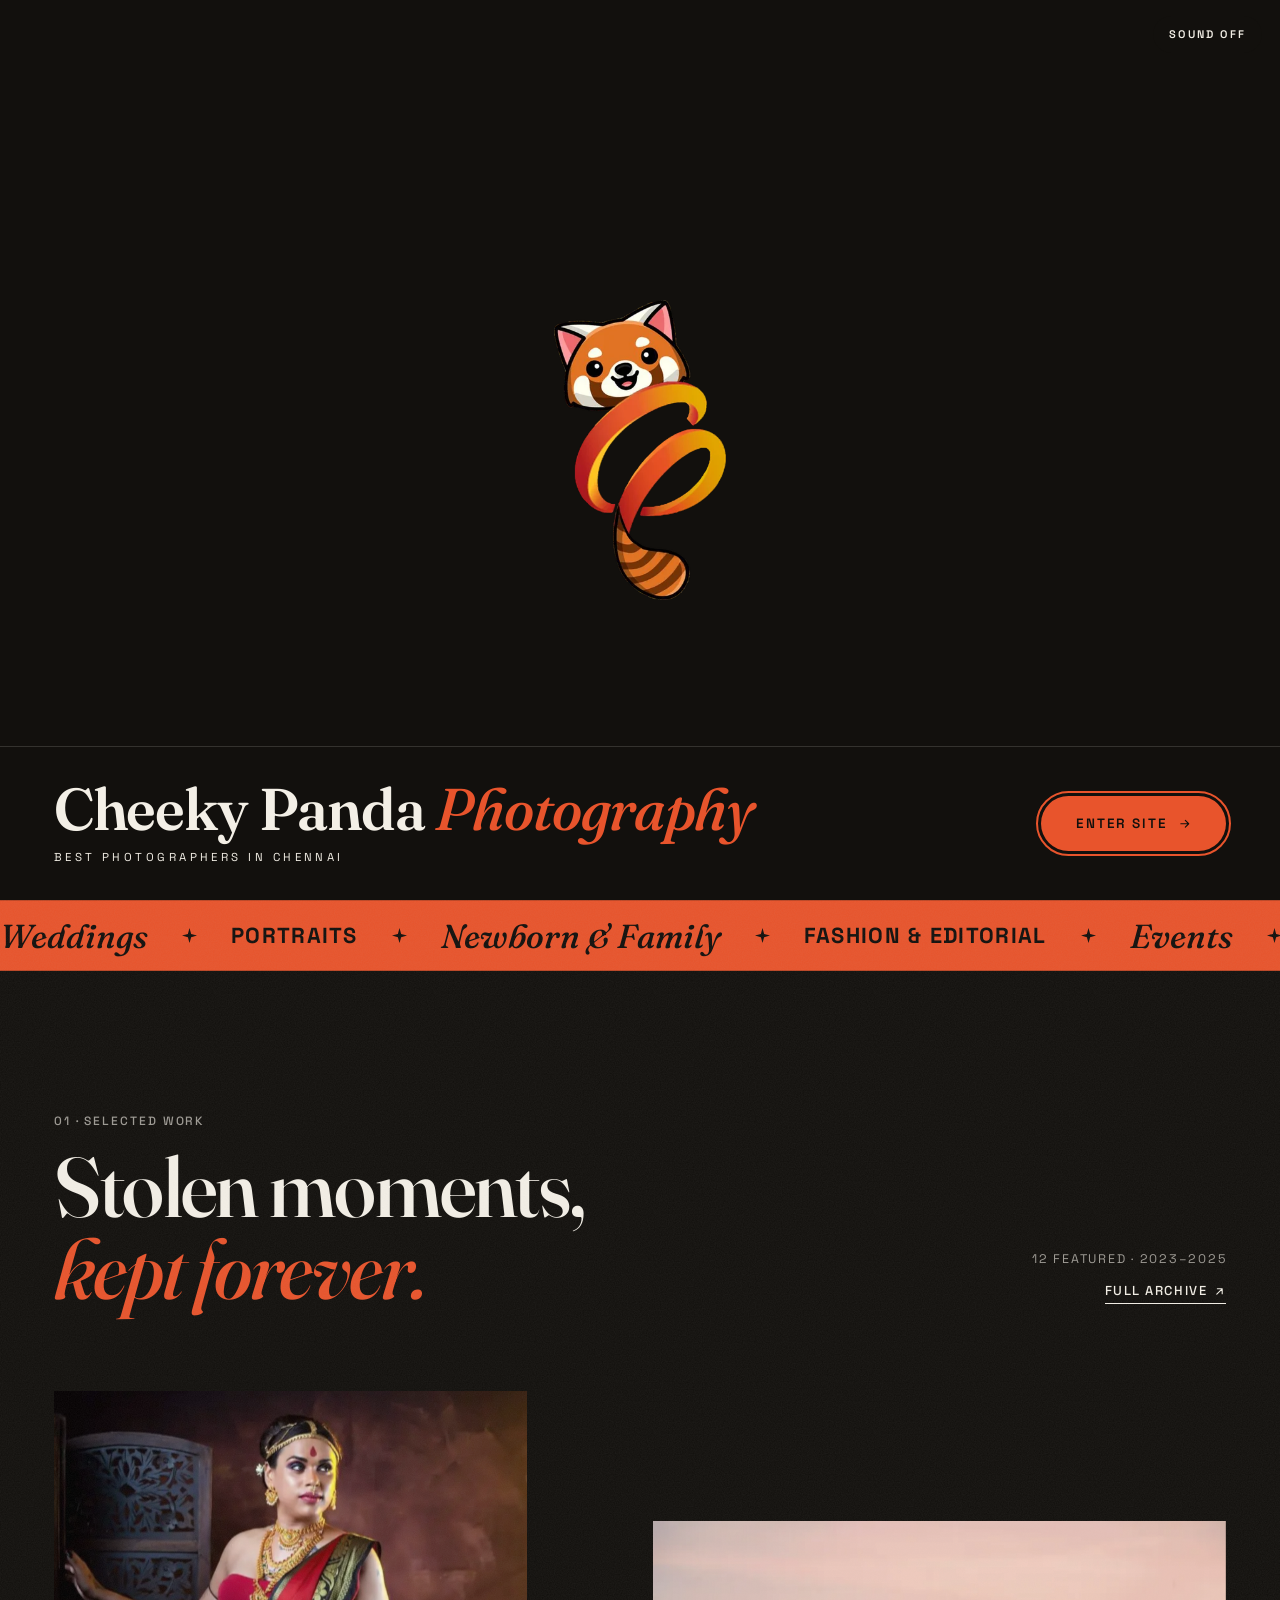
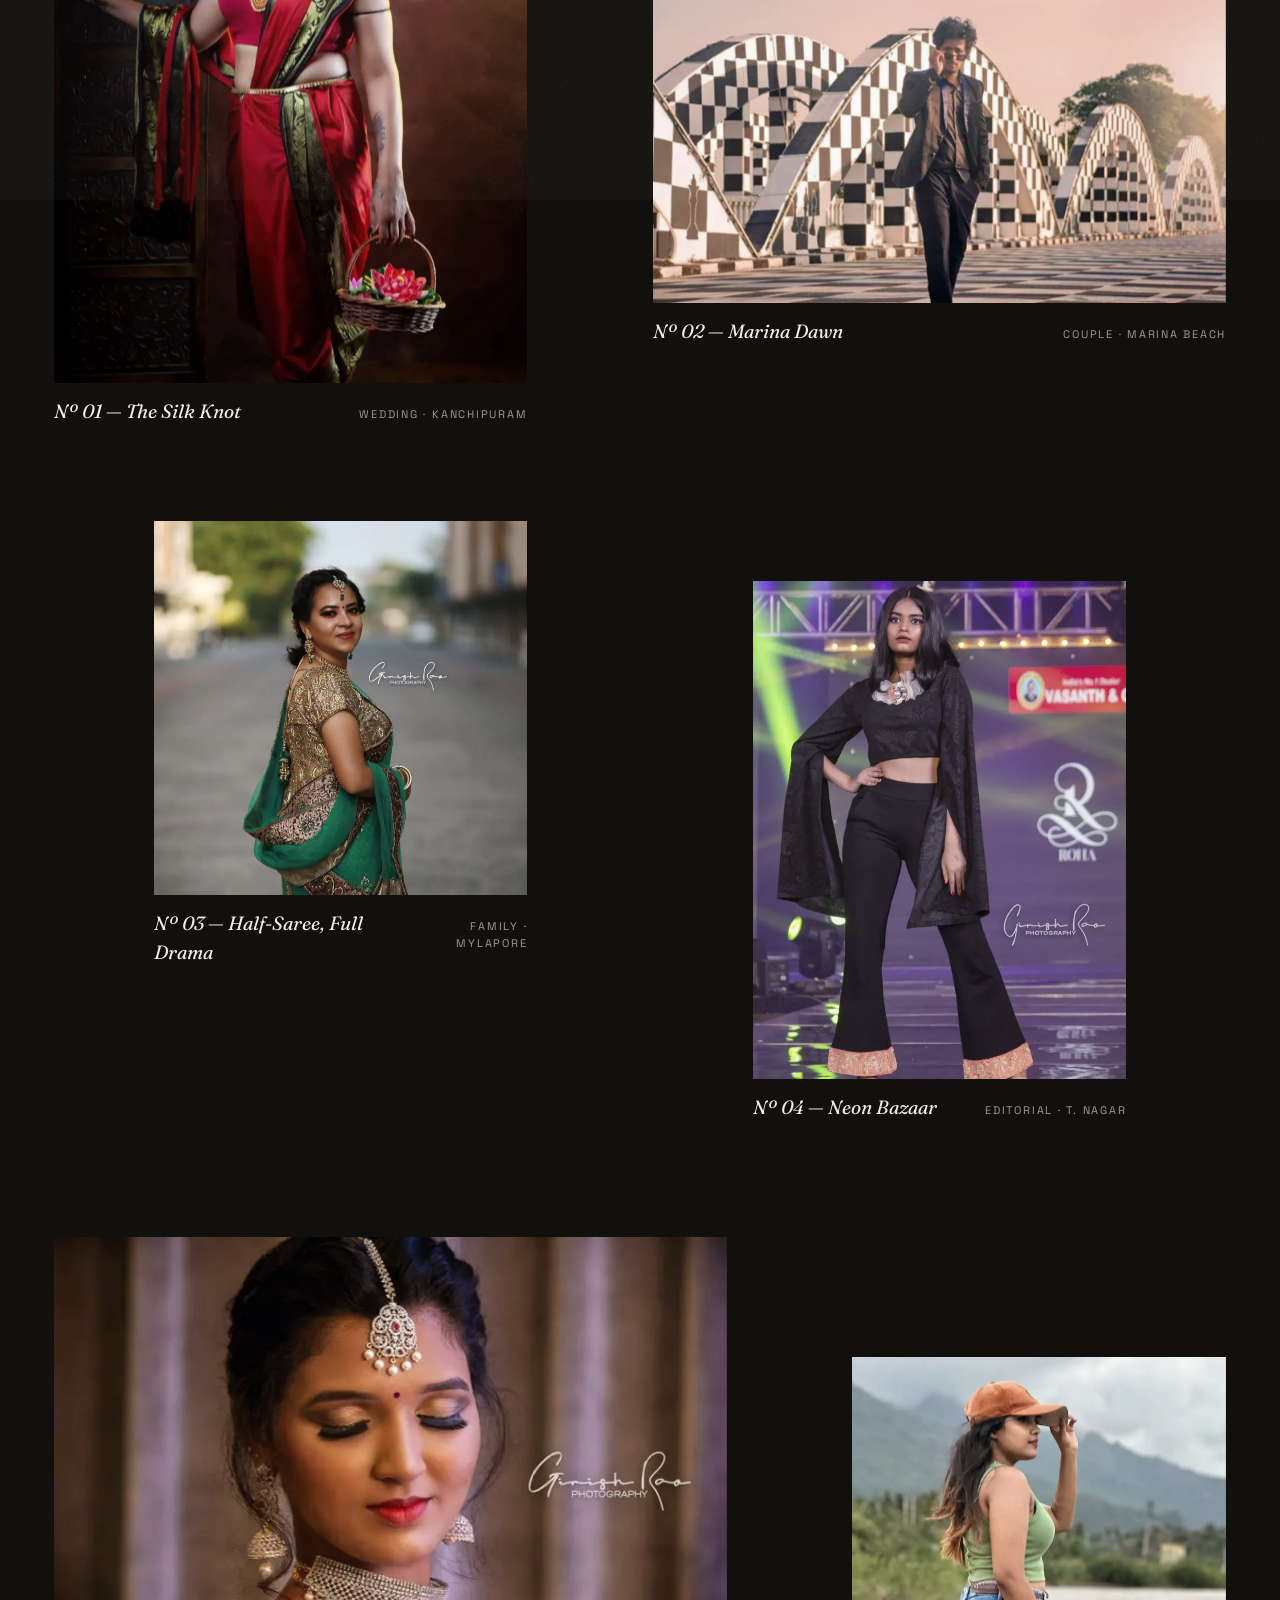
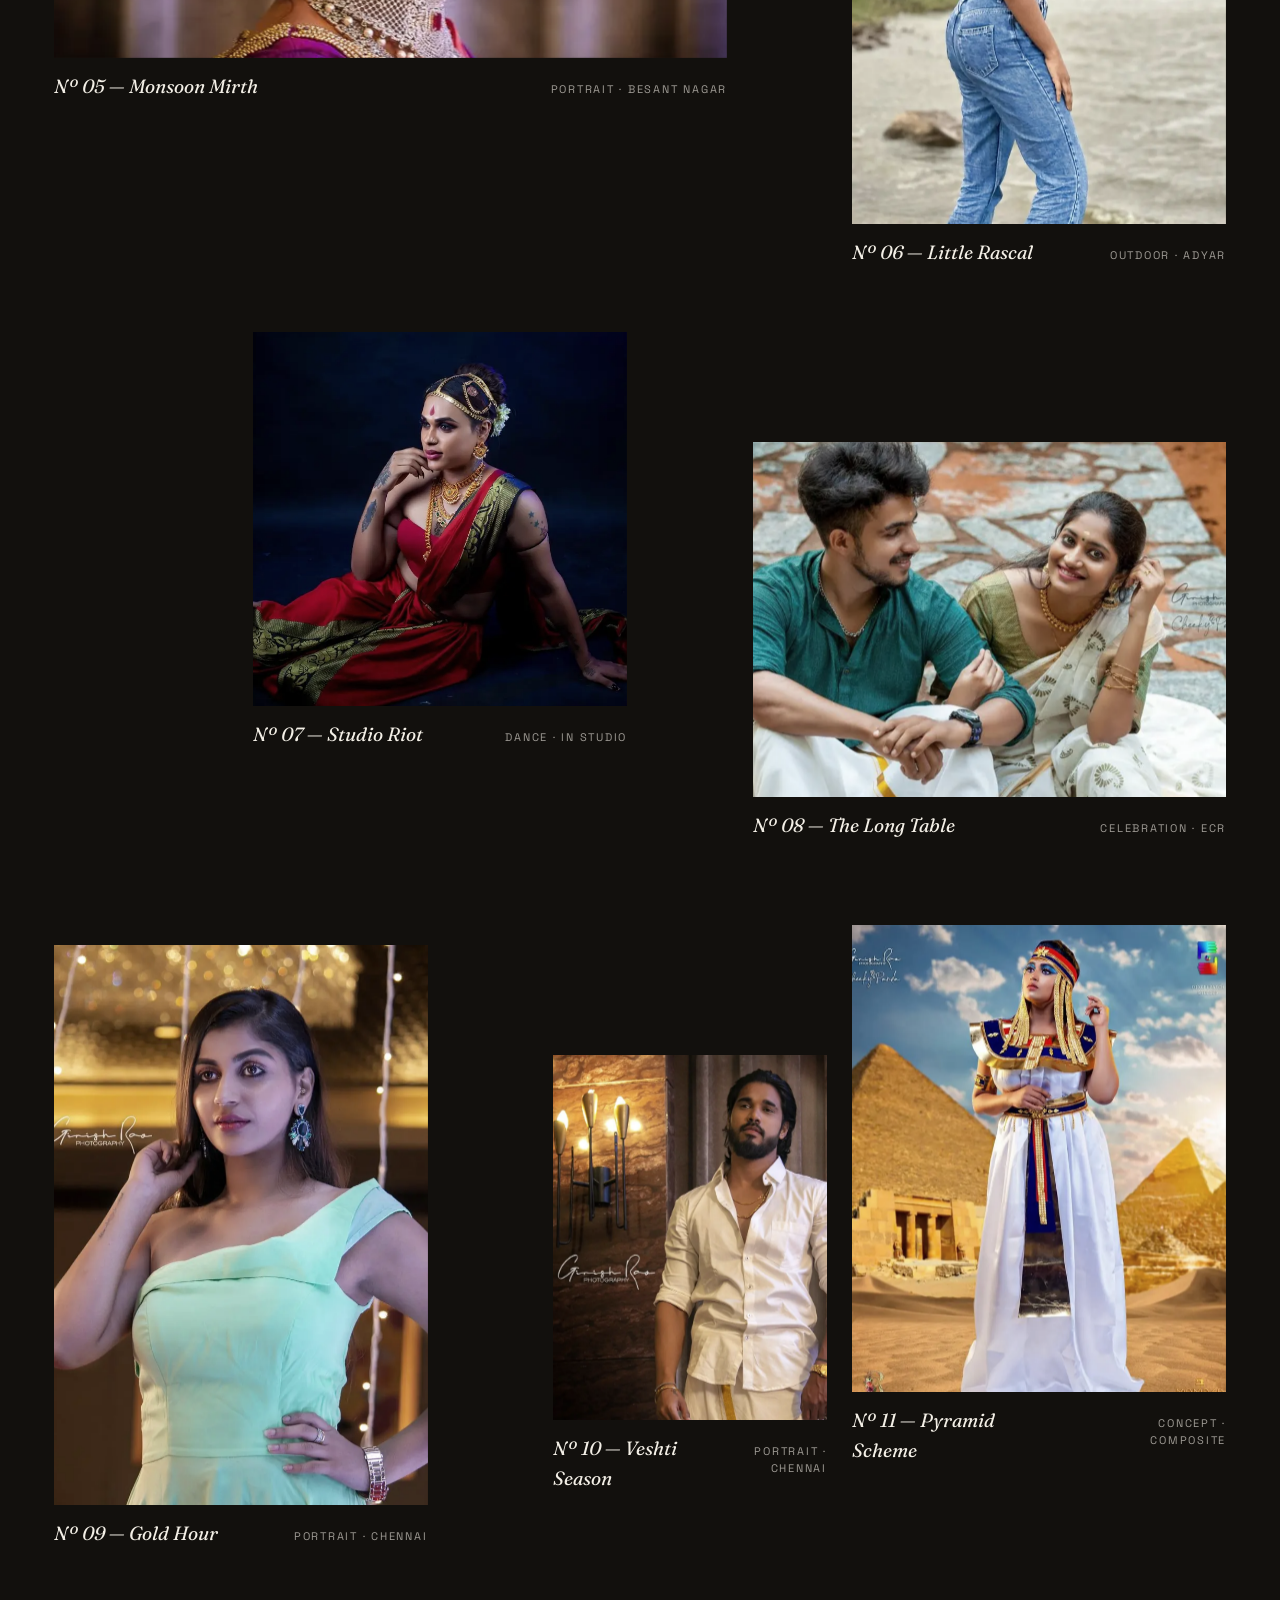
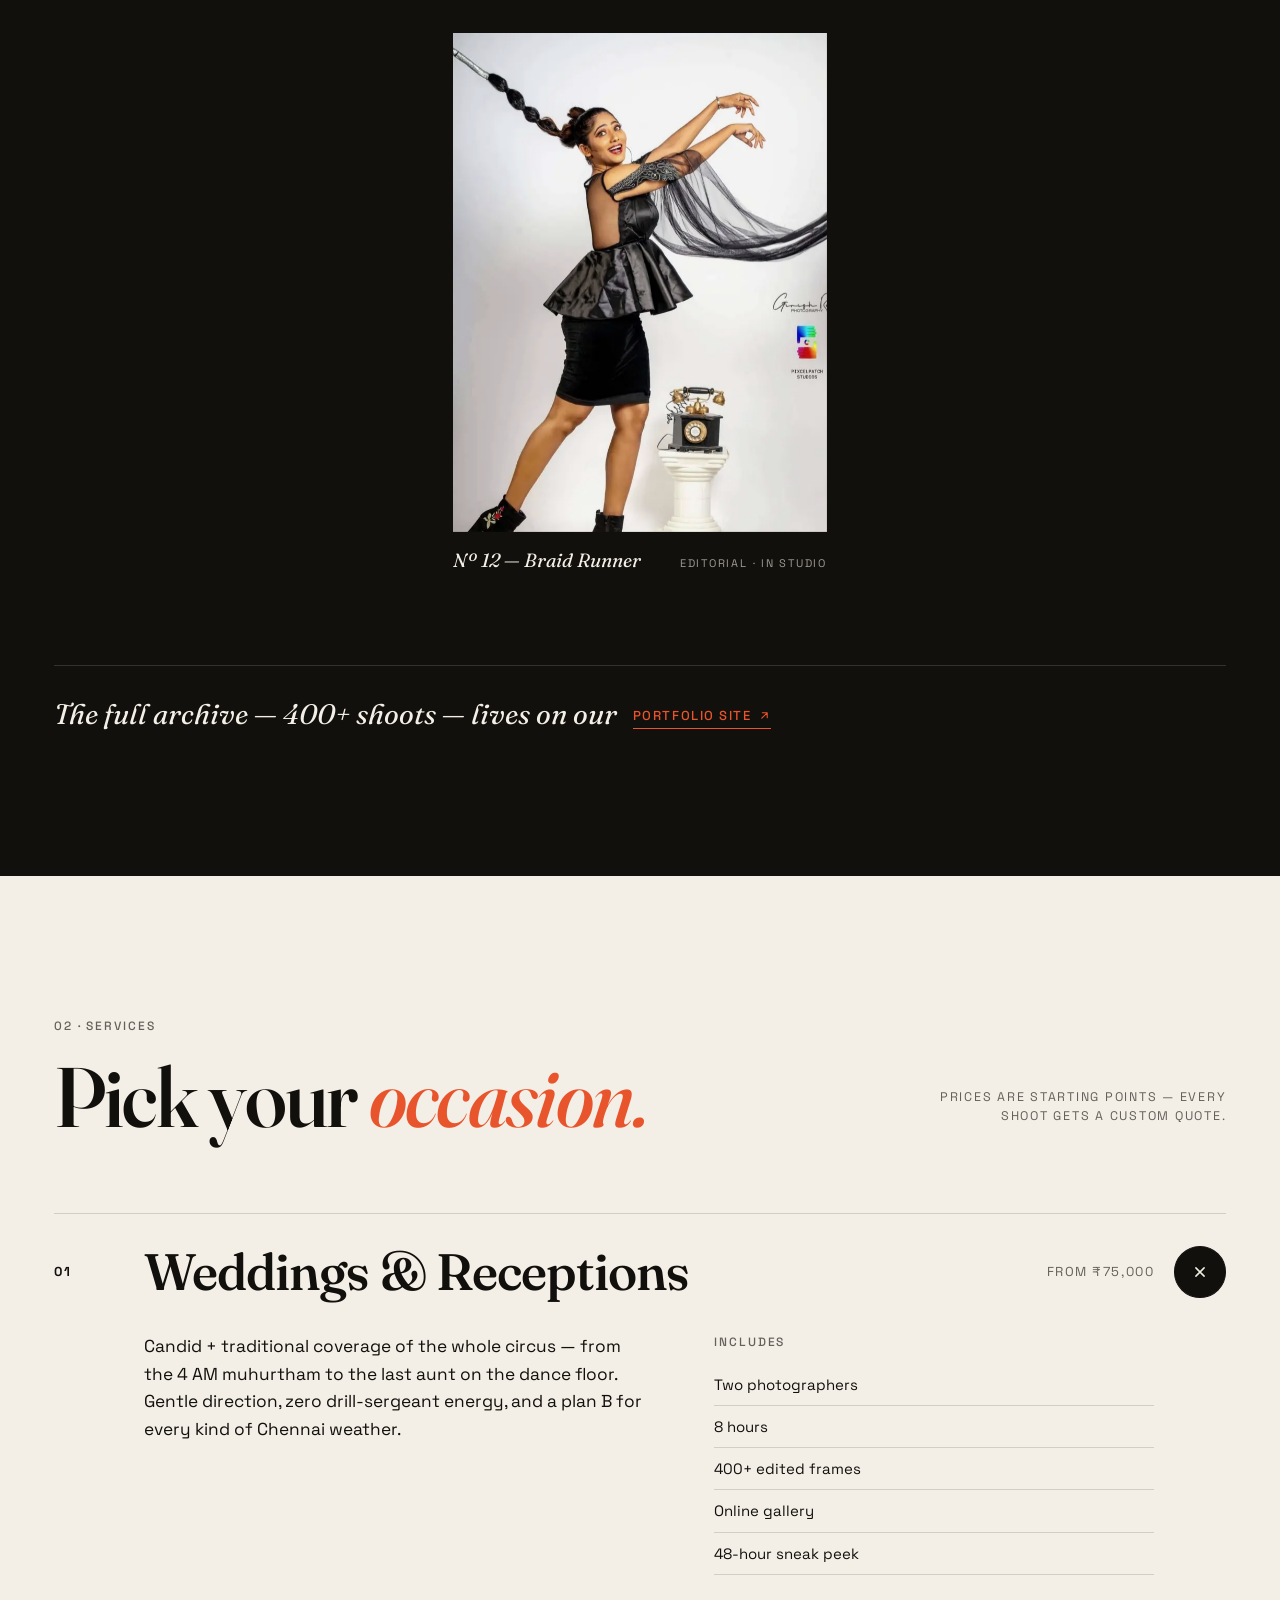
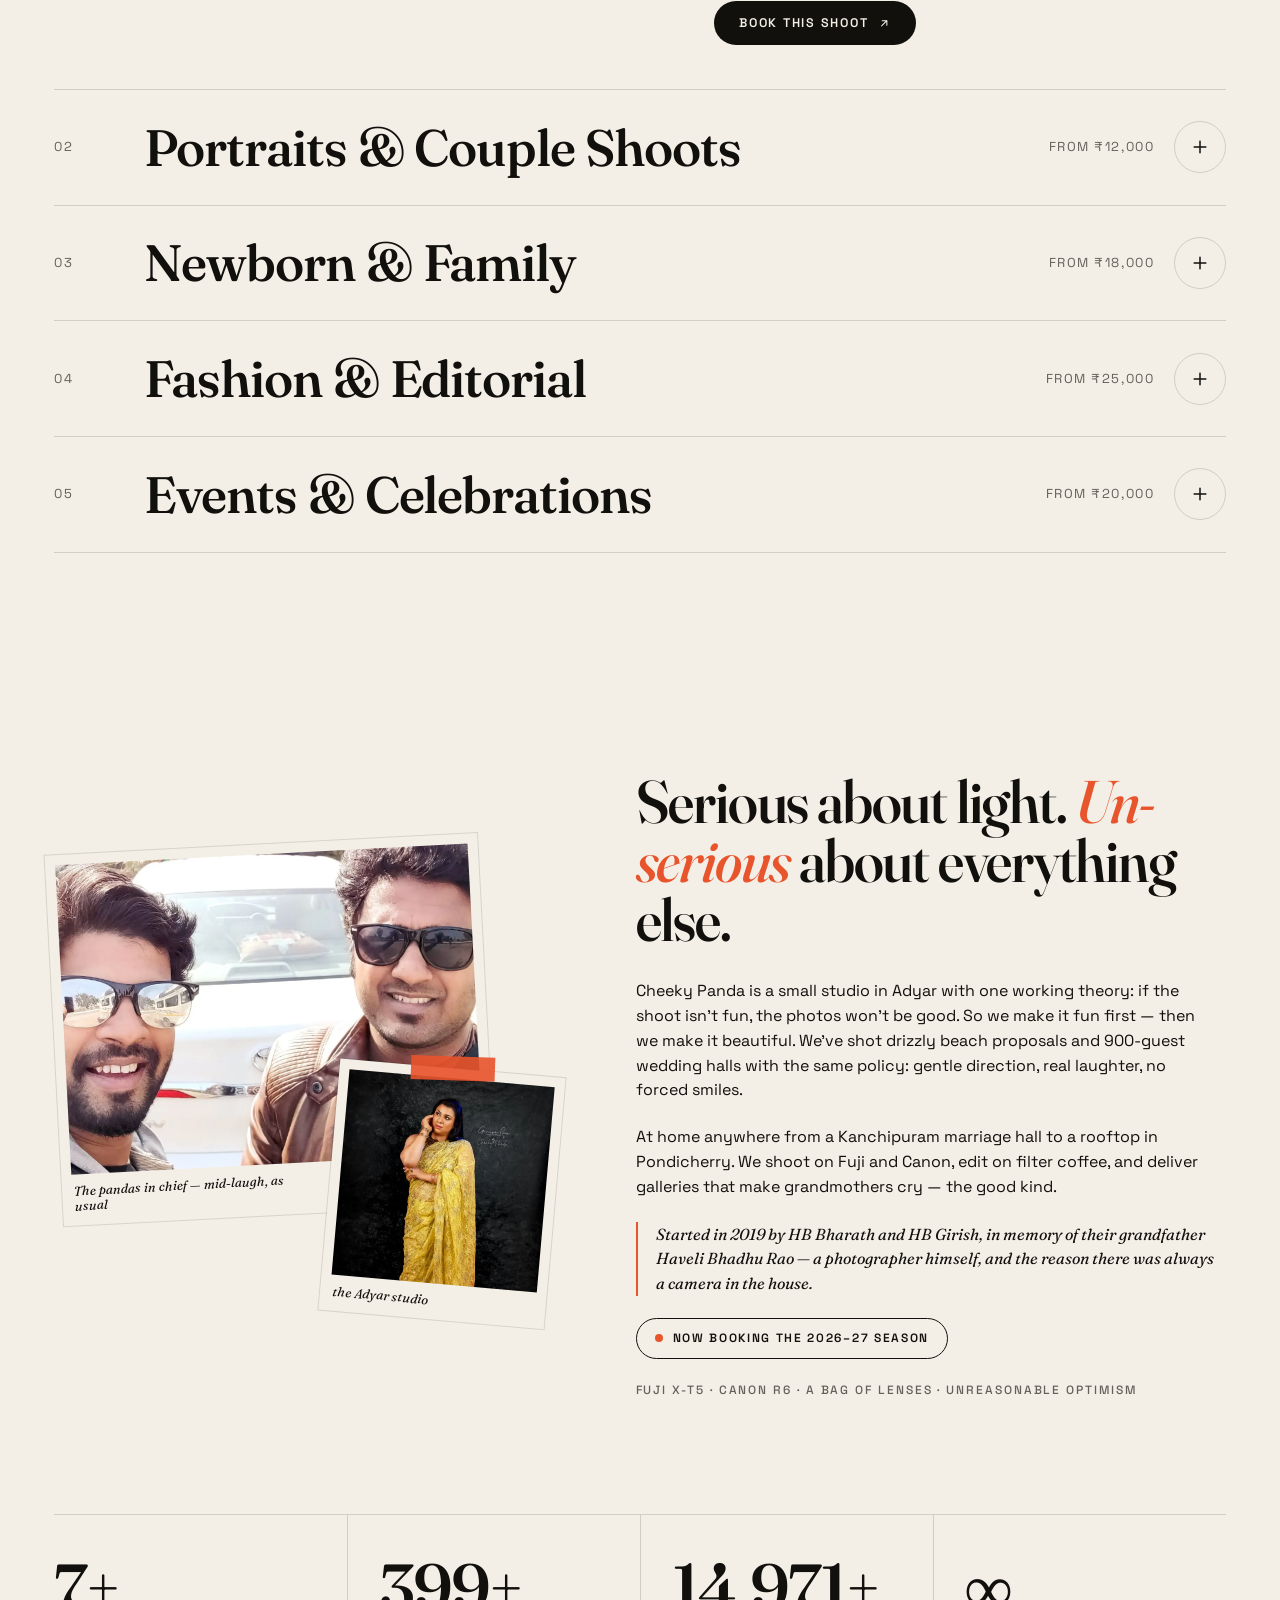
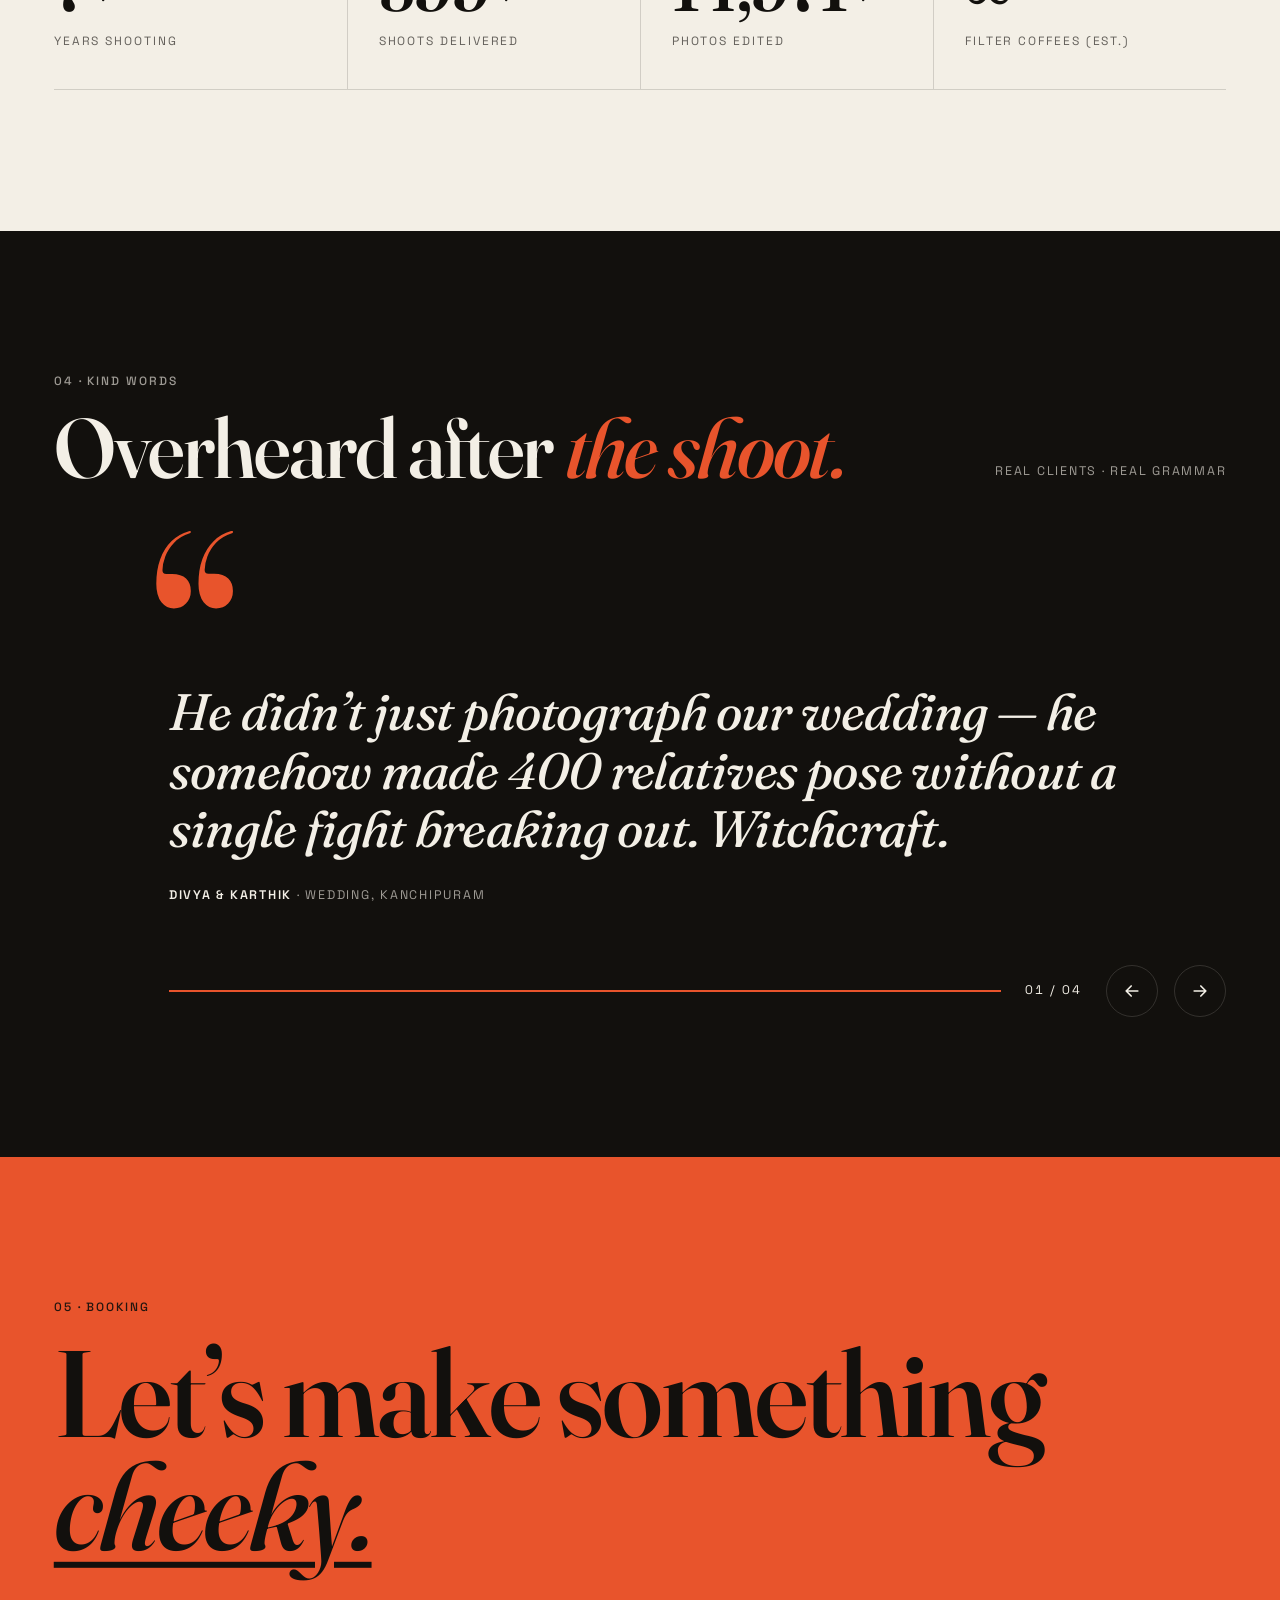
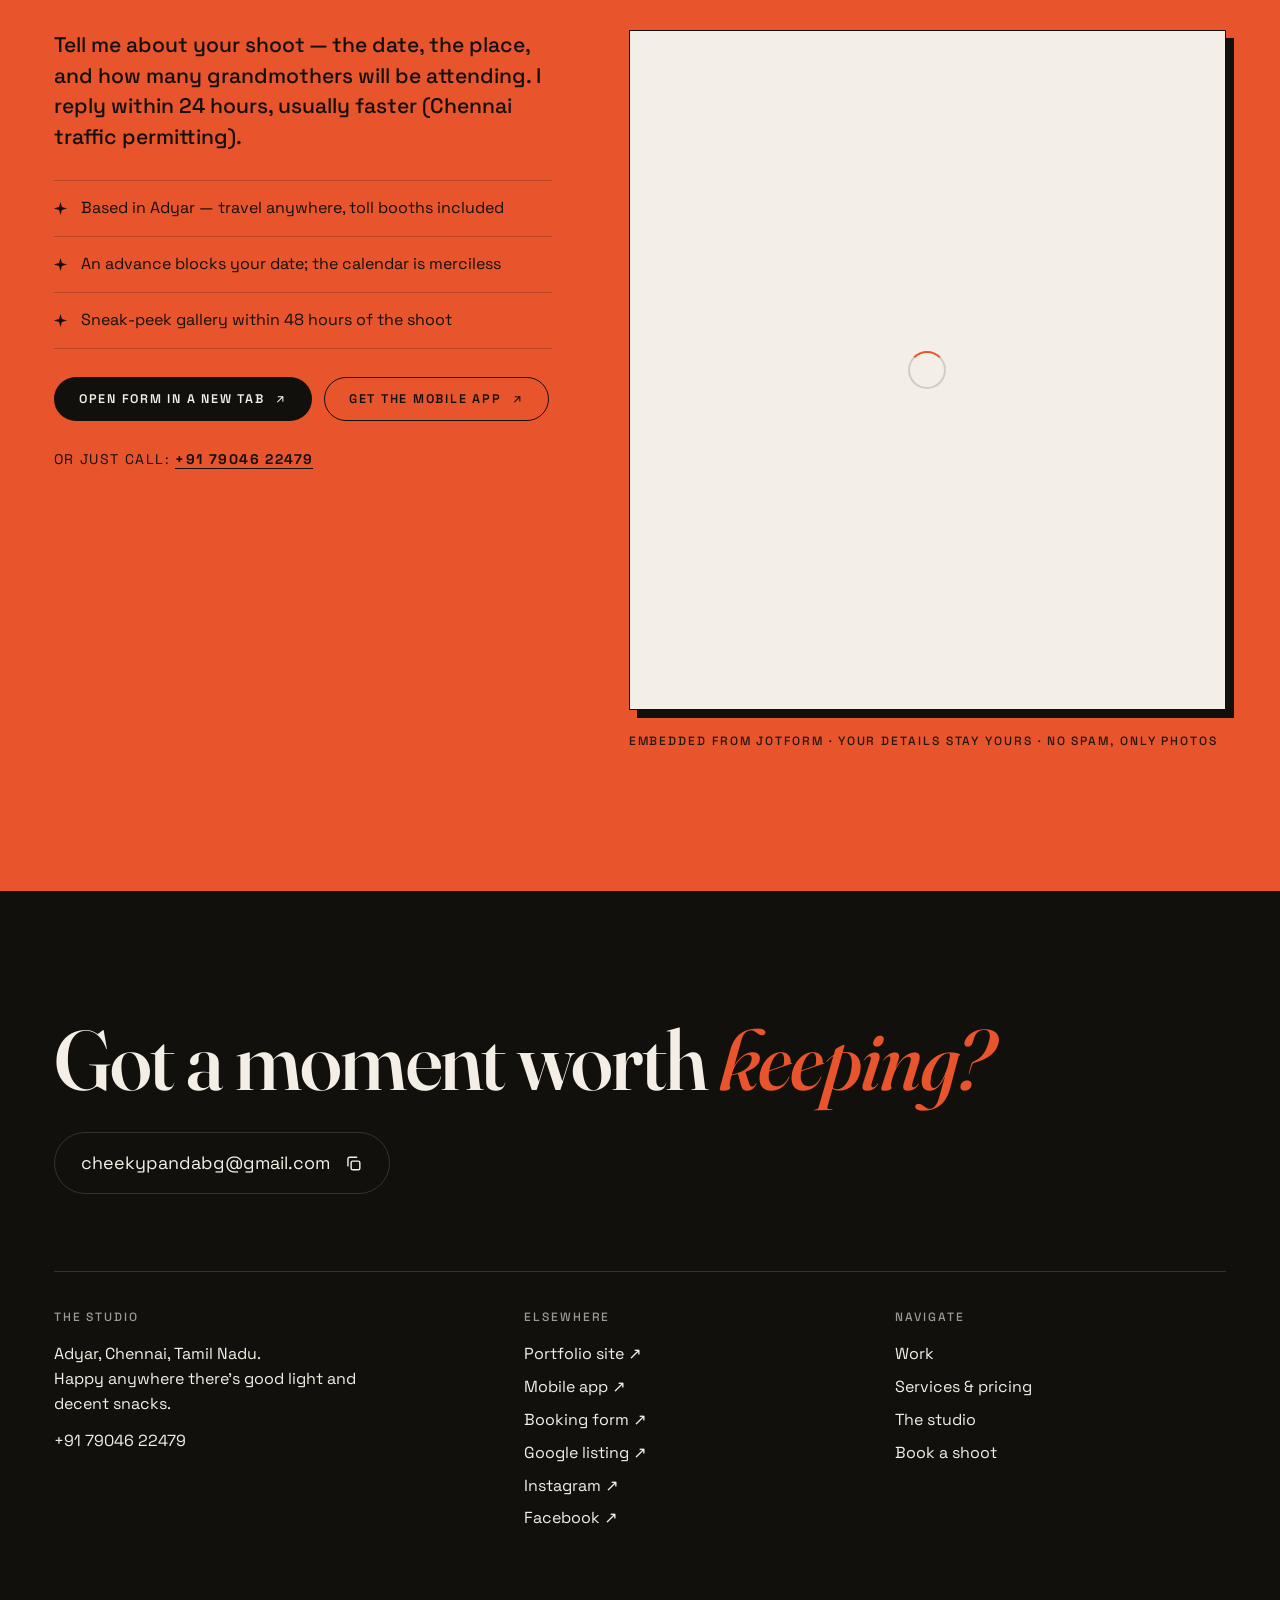
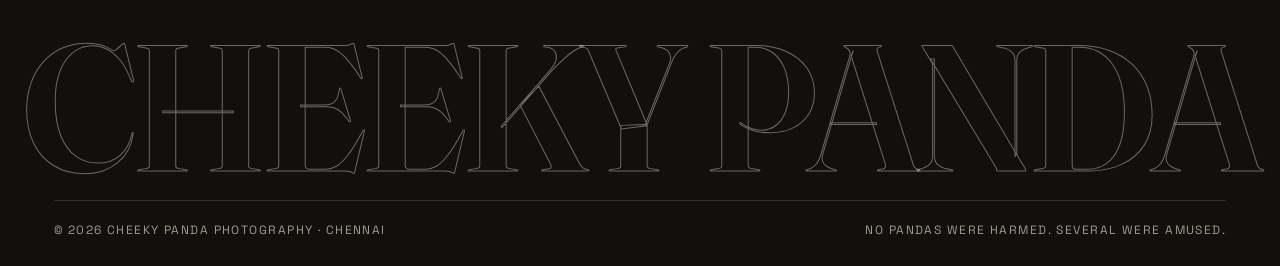
<file: index.html>
<!DOCTYPE html>
<html lang="en-IN">
<head>
<meta charset="utf-8">
<meta name="viewport" content="width=device-width, initial-scale=1">
<title>Cheeky Panda Photography — Chennai | Weddings, Portraits &amp; Everything Between</title>
<meta name="description" content="Cheeky Panda Photography is a photography studio in Adyar, Chennai. Candid wedding, portrait, couple, newborn, family, fashion and event photography — gentle direction, real laughter, no forced smiles. Book a shoot today.">
<meta name="keywords" content="photographer in Chennai, wedding photographer Chennai, candid wedding photography Chennai, portrait photographer Adyar, newborn photography Chennai, pre-wedding shoot Chennai, fashion photographer Chennai, event photographer Chennai, Cheeky Panda Photography">
<meta name="author" content="Cheeky Panda Photography">
<meta name="robots" content="index, follow, max-image-preview:large">
<meta name="theme-color" content="#12100D">
<meta name="geo.region" content="IN-TN">
<meta name="geo.placename" content="Adyar, Chennai">
<!-- SEO: replace this domain everywhere (here, og:url, JSON-LD, robots.txt, sitemap.xml) once your final URL is known -->
<link rel="canonical" href="https://cheekypanda.pages.dev/">

<meta property="og:type" content="website">
<meta property="og:site_name" content="Cheeky Panda Photography">
<meta property="og:locale" content="en_IN">
<meta property="og:title" content="Cheeky Panda Photography — Chennai | Weddings, Portraits &amp; Everything Between">
<meta property="og:description" content="Chennai-born. Festival-proof. Allergic to boring photos. Weddings, portraits, newborns, fashion and events from a small studio in Adyar.">
<meta property="og:url" content="https://cheekypanda.pages.dev/">
<meta property="og:image" content="https://cheekypanda.pages.dev/images/og-cover-cheeky-panda-photography.jpg">
<meta property="og:image:width" content="1200">
<meta property="og:image:height" content="630">
<meta property="og:image:alt" content="Close-up bridal portrait by Cheeky Panda Photography, Chennai">
<meta name="twitter:card" content="summary_large_image">
<meta name="twitter:title" content="Cheeky Panda Photography — Chennai">
<meta name="twitter:description" content="Chennai-born. Festival-proof. Allergic to boring photos.">
<meta name="twitter:image" content="https://cheekypanda.pages.dev/images/og-cover-cheeky-panda-photography.jpg">

<link rel="icon" href="./assets/favicon-48.png" sizes="48x48" type="image/png">
<link rel="apple-touch-icon" href="./assets/apple-touch-icon.png">
<link rel="manifest" href="./assets/site.webmanifest">

<link rel="preload" as="font" type="font/woff2" href="./assets/fonts/fraunces-latin.woff2" crossorigin>
<link rel="preload" as="image" href="./images/brand/cheeky-panda-logo.webp" type="image/webp">
<link rel="stylesheet" href="./assets/style.css?v=5">
<script>document.documentElement.classList.add('js');</script>

<script type="application/ld+json">
{
  "@context": "https://schema.org",
  "@type": ["Photographer", "LocalBusiness"],
  "@id": "https://cheekypanda.pages.dev/#studio",
  "name": "Cheeky Panda Photography",
  "slogan": "Serious about light. Un-serious about everything else.",
  "description": "Photography studio in Adyar, Chennai — candid wedding, portrait, couple, newborn, family, fashion and event photography.",
  "url": "https://cheekypanda.pages.dev/",
  "image": "https://cheekypanda.pages.dev/images/og-cover-cheeky-panda-photography.jpg",
  "logo": "https://cheekypanda.pages.dev/assets/icon-512.png",
  "telephone": "+91-79046-22479",
  "email": "cheekypandabg@gmail.com",
  "foundingDate": "2019",
  "founder": [
    { "@type": "Person", "name": "HB Bharath" },
    { "@type": "Person", "name": "HB Girish" }
  ],
  "priceRange": "₹₹",
  "currenciesAccepted": "INR",
  "address": {
    "@type": "PostalAddress",
    "addressLocality": "Adyar, Chennai",
    "addressRegion": "Tamil Nadu",
    "addressCountry": "IN"
  },
  "areaServed": [
    { "@type": "City", "name": "Chennai" },
    { "@type": "AdministrativeArea", "name": "Tamil Nadu" },
    { "@type": "Country", "name": "India" }
  ],
  "sameAs": [
    "https://www.instagram.com/cheekypandabg/",
    "https://www.facebook.com/girishrao.photography",
    "https://cheekypandabg.wixsite.com/cheekypanda"
  ],
  "potentialAction": {
    "@type": "ReserveAction",
    "name": "Book a shoot",
    "target": "https://form.jotform.com/230191552011441"
  },
  "hasOfferCatalog": {
    "@type": "OfferCatalog",
    "name": "Photography services",
    "itemListElement": [
      { "@type": "Offer", "priceCurrency": "INR", "price": "75000", "itemOffered": { "@type": "Service", "name": "Wedding & reception photography" } },
      { "@type": "Offer", "priceCurrency": "INR", "price": "12000", "itemOffered": { "@type": "Service", "name": "Portrait & couple shoots" } },
      { "@type": "Offer", "priceCurrency": "INR", "price": "18000", "itemOffered": { "@type": "Service", "name": "Newborn & family photography" } },
      { "@type": "Offer", "priceCurrency": "INR", "price": "25000", "itemOffered": { "@type": "Service", "name": "Fashion & editorial photography" } },
      { "@type": "Offer", "priceCurrency": "INR", "price": "20000", "itemOffered": { "@type": "Service", "name": "Event & celebration photography" } }
    ]
  }
}
</script>
</head>
<body>

<!-- shared icons -->
<svg width="0" height="0" style="position:absolute" aria-hidden="true" focusable="false">
  <symbol id="i-star" viewBox="0 0 24 24"><path d="M12 0l2.6 9.4L24 12l-9.4 2.6L12 24l-2.6-9.4L0 12l9.4-2.6z" fill="currentColor"/></symbol>
  <symbol id="i-ne" viewBox="0 0 24 24"><path d="M7 17L17 7M8 7h9v9" fill="none" stroke="currentColor" stroke-width="2" stroke-linecap="round" stroke-linejoin="round"/></symbol>
  <symbol id="i-down" viewBox="0 0 24 24"><path d="M12 5v14M6 13l6 6 6-6" fill="none" stroke="currentColor" stroke-width="2" stroke-linecap="round" stroke-linejoin="round"/></symbol>
  <symbol id="i-left" viewBox="0 0 24 24"><path d="M19 12H5M11 6l-6 6 6 6" fill="none" stroke="currentColor" stroke-width="2" stroke-linecap="round" stroke-linejoin="round"/></symbol>
  <symbol id="i-right" viewBox="0 0 24 24"><path d="M5 12h14M13 6l6 6-6 6" fill="none" stroke="currentColor" stroke-width="2" stroke-linecap="round" stroke-linejoin="round"/></symbol>
  <symbol id="i-up" viewBox="0 0 24 24"><path d="M12 19V5M6 11l6-6 6 6" fill="none" stroke="currentColor" stroke-width="2" stroke-linecap="round" stroke-linejoin="round"/></symbol>
  <symbol id="i-x" viewBox="0 0 24 24"><path d="M6 6l12 12M18 6L6 18" fill="none" stroke="currentColor" stroke-width="2" stroke-linecap="round"/></symbol>
  <symbol id="i-plus" viewBox="0 0 24 24"><path d="M12 5v14M5 12h14" fill="none" stroke="currentColor" stroke-width="1.8" stroke-linecap="round"/></symbol>
  <symbol id="i-copy" viewBox="0 0 24 24"><rect x="9" y="9" width="11" height="11" rx="2" fill="none" stroke="currentColor" stroke-width="1.8"/><path d="M5 15V6a2 2 0 012-2h9" fill="none" stroke="currentColor" stroke-width="1.8" stroke-linecap="round"/></symbol>
</svg>

<a class="skip" href="#work">Skip to the work</a>

<!-- LANDING GATE: intro video + logo + Enter button -->
<div class="gate" id="gate" role="dialog" aria-modal="true" aria-label="Welcome to Cheeky Panda Photography">
  <div class="gate__stage">
    <img class="gate__logo" src="./images/brand/cheeky-panda-logo.webp" width="275" height="480" alt="Cheeky Panda Photography logo" fetchpriority="high">
    <video class="gate__video" id="gate-video" muted loop playsinline preload="none" aria-hidden="true" data-src="./media/cheeky-panda-intro.mp4" data-src-small="./media/cheeky-panda-intro-480.mp4"></video>
    <button class="gate__sound" id="gate-sound" aria-pressed="false">Sound off</button>
  </div>
  <div class="gate__bar">
    <div>
      <p class="gate__name">Cheeky Panda <em>Photography</em></p>
      <p class="gate__txt">Best photographers in Chennai</p>
    </div>
    <button class="btn btn--accent gate__enter" id="gate-enter">Enter site <svg class="ico"><use href="#i-right"/></svg></button>
  </div>
</div>

<!-- NAV --><header class="nav" id="nav">
  <a class="brand" href="#top" aria-label="Cheeky Panda Photography — home">
    <img class="brand__logo" src="./images/brand/cheeky-panda-logo-small.webp" width="69" height="120" alt="">
    <span class="brand__txt"><b>Cheeky Panda</b><small>Photography</small></span>
  </a>
  <nav class="nav__links" aria-label="Primary">
    <a href="#work">Work</a>
    <a href="#services">Services</a>
    <a href="#studio">Studio</a>
    <a href="#stories">Stories</a>
  </nav>
  <a class="btn btn--accent nav__cta" href="#booking">Book a shoot <svg class="ico"><use href="#i-ne"/></svg></a>
  <button class="burger" id="burger" aria-label="Open menu" aria-expanded="false" aria-controls="menu"><span></span><span></span></button>
</header>

<!-- MOBILE MENU -->
<div class="menu" id="menu" aria-hidden="true" inert>
  <nav class="menu__links" aria-label="Mobile">
    <a href="#work"><small>01</small>Work</a>
    <a href="#services"><small>02</small>Services</a>
    <a href="#studio"><small>03</small>Studio</a>
    <a href="#stories"><small>04</small>Stories</a>
    <a href="#booking"><small>05</small><em>Book a shoot</em></a>
  </nav>
  <div class="menu__foot">
    <a href="https://www.jotform.com/app/230222261755448" target="_blank" rel="noopener">Get the app <svg class="ico"><use href="#i-ne"/></svg></a>
    <a href="mailto:cheekypandabg@gmail.com">cheekypandabg@gmail.com</a>
  </div>
</div>

<main id="top">

<!-- HERO -->
<section class="hero dark" aria-label="Introduction">
  <div class="hero__top hair-b">
    <span>Photography studio — Adyar, Chennai</span>
    <span>Est. 2019 · Weddings to newborns</span>
  </div>

  <div class="hero__main">
    <h1 class="hero__title" data-speed="0.06" aria-label="Cheeky Panda Photography">
      <span class="line"><span class="line__in">CHEEKY<svg class="hero__star"><use href="#i-star"/></svg></span></span>
      <span class="line"><span class="line__in"><span class="outline">PANDA</span><em class="hero__photo">photography</em></span></span>
    </h1>

    <div class="collage" aria-label="Recent prints">
      <figure class="print print--tall" data-speed="-0.08">
        <div class="print__in">
          <img src="./images/hero-couple-kanchipuram-640.webp" srcset="./images/hero-couple-kanchipuram-640.webp 640w, ./images/hero-couple-kanchipuram.webp 1100w" sizes="(max-width:640px) 70vw, (max-width:820px) 50vw, 31vw" width="1100" height="1375" alt="A couple in traditional Tamil wedding clothes sitting together and laughing — wedding photography by Cheeky Panda, Chennai" loading="lazy">
          <figcaption>Divya &amp; Karthik — Kanchipuram, 5:12 AM</figcaption>
        </div>
      </figure>
      <figure class="print print--small" data-speed="-0.16">
        <div class="print__in">
          <span class="tape"></span>
          <img src="./images/hero-backstage-mid-laugh.webp" width="900" height="600" alt="A model smiling backstage at a Chennai fashion event">
          <figcaption>backstage, mid-laugh</figcaption>
        </div>
      </figure>
      <div class="badge" aria-hidden="true">
        <svg class="badge__spin" viewBox="0 0 120 120">
          <defs><path id="badgePath" d="M60 60m-44 0a44 44 0 1 1 88 0a44 44 0 1 1-88 0"/></defs>
          <text><textPath href="#badgePath" textLength="270">CHEEKY PANDA • PHOTOGRAPHY • CHENNAI •</textPath></text>
        </svg>
        <svg class="badge__star"><use href="#i-star"/></svg>
      </div>
    </div>
  </div>

  <div class="hero__bottom">
    <div class="hero__intro">
      <p>We photograph weddings without the drill-sergeant energy, portraits without the stiff neck, and newborns without waking the baby. <strong>Chennai-born. Festival-proof. Allergic to boring photos.</strong></p>
      <div class="btns">
        <a class="btn btn--line" href="#work">See the work <svg class="ico ico--down"><use href="#i-down"/></svg></a>
        <a class="btn btn--accent" href="#booking">Book a shoot <svg class="ico"><use href="#i-ne"/></svg></a>
      </div>
    </div>
    <div class="scrollcue" aria-hidden="true"><span>Scroll</span><i></i></div>
  </div>
</section>

<!-- MARQUEE -->
<div class="marquee verm" aria-label="Weddings, portraits, newborn and family, fashion and editorial, events, couple shoots — Chennai to anywhere">
  <div class="marquee__track" aria-hidden="true">
    <div class="marquee__set">
      <em>Weddings</em><svg><use href="#i-star"/></svg><b>Portraits</b><svg><use href="#i-star"/></svg><em>Newborn &amp; Family</em><svg><use href="#i-star"/></svg><b>Fashion &amp; Editorial</b><svg><use href="#i-star"/></svg><em>Events</em><svg><use href="#i-star"/></svg><b>Couple Shoots</b><svg><use href="#i-star"/></svg><em>Chennai → Anywhere</em><svg><use href="#i-star"/></svg><b>Un-boring Photos</b><svg><use href="#i-star"/></svg>
    </div>
    <div class="marquee__set">
      <em>Weddings</em><svg><use href="#i-star"/></svg><b>Portraits</b><svg><use href="#i-star"/></svg><em>Newborn &amp; Family</em><svg><use href="#i-star"/></svg><b>Fashion &amp; Editorial</b><svg><use href="#i-star"/></svg><em>Events</em><svg><use href="#i-star"/></svg><b>Couple Shoots</b><svg><use href="#i-star"/></svg><em>Chennai → Anywhere</em><svg><use href="#i-star"/></svg><b>Un-boring Photos</b><svg><use href="#i-star"/></svg>
    </div>
  </div>
</div>

<!-- 01 WORK -->
<section class="sec dark" id="work" aria-labelledby="work-h">
  <div class="sec__head reveal-group">
    <div class="reveal">
      <p class="kicker">01 · Selected Work</p>
      <h2 id="work-h" data-speed="0.03">Stolen moments,<br><em>kept forever.</em></h2>
    </div>
    <div class="sec__meta reveal">
      <p>12 featured · 2023–2025</p>
      <a class="link" href="https://cheekypandabg.wixsite.com/cheekypanda/portfilio" target="_blank" rel="noopener">Full archive <svg class="ico"><use href="#i-ne"/></svg></a>
    </div>
  </div>

  <div class="gallery" id="gallery">
    <figure class="shot g1" style="--ar:4/5">
      <a class="ph" href="./images/silk-knot-wedding-kanchipuram.webp" data-title="The Silk Knot" data-place="Wedding · Kanchipuram">
        <img src="./images/silk-knot-wedding-kanchipuram-800.webp" srcset="./images/silk-knot-wedding-kanchipuram-800.webp 800w, ./images/silk-knot-wedding-kanchipuram.webp 1440w" sizes="(min-width:1000px) 40vw, (min-width:640px) 48vw, 92vw" width="800" height="1000" loading="lazy" alt="Bride in a red and green silk saree holding a basket of flowers — wedding photography in Chennai">
      </a>
      <figcaption><i>Nº 01 — The Silk Knot</i><span>Wedding · Kanchipuram</span></figcaption>
    </figure>
    <figure class="shot g2" style="--ar:3/2">
      <a class="ph" href="./images/marina-dawn-couple-marina-beach.webp" data-title="Marina Dawn" data-place="Couple · Marina Beach">
        <img src="./images/marina-dawn-couple-marina-beach-800.webp" srcset="./images/marina-dawn-couple-marina-beach-800.webp 800w, ./images/marina-dawn-couple-marina-beach.webp 1600w" sizes="(min-width:1000px) 48vw, (min-width:640px) 48vw, 92vw" width="800" height="533" loading="lazy" alt="Man in a suit walking across the chequered Napier Bridge at sunrise near Marina Beach, Chennai">
      </a>
      <figcaption><i>Nº 02 — Marina Dawn</i><span>Couple · Marina Beach</span></figcaption>
    </figure>
    <figure class="shot g3" style="--ar:1/1">
      <a class="ph" href="./images/half-saree-full-drama-mylapore.webp" data-title="Half-Saree, Full Drama" data-place="Family · Mylapore">
        <img src="./images/half-saree-full-drama-mylapore-800.webp" srcset="./images/half-saree-full-drama-mylapore-800.webp 800w, ./images/half-saree-full-drama-mylapore.webp 1600w" sizes="(min-width:1000px) 32vw, (min-width:640px) 48vw, 92vw" width="800" height="800" loading="lazy" alt="Woman in a green and gold half-saree posing on a quiet Chennai street">
      </a>
      <figcaption><i>Nº 03 — Half-Saree, Full Drama</i><span>Family · Mylapore</span></figcaption>
    </figure>
    <figure class="shot g4" style="--ar:3/4">
      <a class="ph" href="./images/neon-bazaar-editorial-t-nagar.webp" data-title="Neon Bazaar" data-place="Editorial · T. Nagar">
        <img src="./images/neon-bazaar-editorial-t-nagar-800.webp" srcset="./images/neon-bazaar-editorial-t-nagar-800.webp 800w, ./images/neon-bazaar-editorial-t-nagar.webp 1600w" sizes="(min-width:1000px) 32vw, (min-width:640px) 48vw, 92vw" width="800" height="1067" loading="lazy" alt="Fashion model on a runway under neon stage lights — editorial photography in Chennai">
      </a>
      <figcaption><i>Nº 04 — Neon Bazaar</i><span>Editorial · T. Nagar</span></figcaption>
    </figure>
    <figure class="shot g5" style="--ar:16/10">
      <a class="ph" href="./images/monsoon-mirth-portrait-besant-nagar.webp" data-title="Monsoon Mirth" data-place="Portrait · Besant Nagar">
        <img src="./images/monsoon-mirth-portrait-besant-nagar-800.webp" srcset="./images/monsoon-mirth-portrait-besant-nagar-800.webp 800w, ./images/monsoon-mirth-portrait-besant-nagar.webp 1600w" sizes="(min-width:1000px) 56vw, (min-width:640px) 48vw, 92vw" width="800" height="500" loading="lazy" alt="Close-up portrait of a bride with traditional jewellery, eyes lowered — portrait photography Chennai">
      </a>
      <figcaption><i>Nº 05 — Monsoon Mirth</i><span>Portrait · Besant Nagar</span></figcaption>
    </figure>
    <figure class="shot g6" style="--ar:4/5">
      <a class="ph" href="./images/little-rascal-adyar.webp" data-title="Little Rascal" data-place="Outdoor · Adyar">
        <img src="./images/little-rascal-adyar-800.webp" srcset="./images/little-rascal-adyar-800.webp 800w, ./images/little-rascal-adyar.webp 1080w" sizes="(min-width:1000px) 32vw, (min-width:640px) 48vw, 92vw" width="800" height="1000" loading="lazy" alt="Woman in a cap and denim standing by the water with hills behind — outdoor portrait shoot">
      </a>
      <figcaption><i>Nº 06 — Little Rascal</i><span>Outdoor · Adyar</span></figcaption>
    </figure>
    <figure class="shot g7" style="--ar:1/1">
      <a class="ph" href="./images/studio-riot-in-studio.webp" data-title="Studio Riot" data-place="Dance · In Studio">
        <img src="./images/studio-riot-in-studio-800.webp" srcset="./images/studio-riot-in-studio-800.webp 800w, ./images/studio-riot-in-studio.webp 1450w" sizes="(min-width:1000px) 32vw, (min-width:640px) 48vw, 92vw" width="800" height="800" loading="lazy" alt="Classical dancer in a red saree seated against a deep blue studio backdrop">
      </a>
      <figcaption><i>Nº 07 — Studio Riot</i><span>Dance · In Studio</span></figcaption>
    </figure>
    <figure class="shot g8" style="--ar:4/3">
      <a class="ph" href="./images/long-table-celebration-ecr.webp" data-title="The Long Table" data-place="Celebration · ECR">
        <img src="./images/long-table-celebration-ecr-800.webp" srcset="./images/long-table-celebration-ecr-800.webp 800w, ./images/long-table-celebration-ecr.webp 1366w" sizes="(min-width:1000px) 40vw, (min-width:640px) 48vw, 92vw" width="800" height="600" loading="lazy" alt="Couple in traditional white and green outfits laughing together on stone steps">
      </a>
      <figcaption><i>Nº 08 — The Long Table</i><span>Celebration · ECR</span></figcaption>
    </figure>
    <figure class="shot g9" style="--ar:2/3">
      <a class="ph" href="./images/gold-hour-portrait-chennai.webp" data-title="Gold Hour" data-place="Portrait · Chennai">
        <img src="./images/gold-hour-portrait-chennai-800.webp" srcset="./images/gold-hour-portrait-chennai-800.webp 800w, ./images/gold-hour-portrait-chennai.webp 1600w" sizes="(min-width:1000px) 32vw, (min-width:640px) 48vw, 92vw" width="800" height="1200" loading="lazy" alt="Woman in a mint dress under warm golden fairy lights — portrait photography Chennai">
      </a>
      <figcaption><i>Nº 09 — Gold Hour</i><span>Portrait · Chennai</span></figcaption>
    </figure>
    <figure class="shot g10" style="--ar:3/4">
      <a class="ph" href="./images/veshti-season-portrait-chennai.webp" data-title="Veshti Season" data-place="Portrait · Chennai">
        <img src="./images/veshti-season-portrait-chennai-800.webp" srcset="./images/veshti-season-portrait-chennai-800.webp 800w, ./images/veshti-season-portrait-chennai.webp 1600w" sizes="(min-width:1000px) 24vw, (min-width:640px) 48vw, 92vw" width="800" height="1067" loading="lazy" alt="Man in a cream shirt and veshti beside lit wall lamps — men's portrait photography">
      </a>
      <figcaption><i>Nº 10 — Veshti Season</i><span>Portrait · Chennai</span></figcaption>
    </figure>
    <figure class="shot g11" style="--ar:4/5">
      <a class="ph" href="./images/pyramid-scheme-concept-shoot.webp" data-title="Pyramid Scheme" data-place="Concept · Composite">
        <img src="./images/pyramid-scheme-concept-shoot-800.webp" srcset="./images/pyramid-scheme-concept-shoot-800.webp 800w, ./images/pyramid-scheme-concept-shoot.webp 1584w" sizes="(min-width:1000px) 32vw, (min-width:640px) 48vw, 92vw" width="800" height="1000" loading="lazy" alt="Concept shoot of a model styled as an Egyptian queen in front of pyramids">
      </a>
      <figcaption><i>Nº 11 — Pyramid Scheme</i><span>Concept · Composite</span></figcaption>
    </figure>
    <figure class="shot g12" style="--ar:3/4">
      <a class="ph" href="./images/braid-runner-editorial-studio.webp" data-title="Braid Runner" data-place="Editorial · In Studio">
        <img src="./images/braid-runner-editorial-studio-800.webp" srcset="./images/braid-runner-editorial-studio-800.webp 800w, ./images/braid-runner-editorial-studio.webp 1350w" sizes="(min-width:1000px) 32vw, (min-width:640px) 48vw, 92vw" width="800" height="1067" loading="lazy" alt="Model mid-dance in a black dress with a flying braid in a white studio — fashion editorial">
      </a>
      <figcaption><i>Nº 12 — Braid Runner</i><span>Editorial · In Studio</span></figcaption>
    </figure>
  </div>

  <p class="gallery__more reveal">The full archive — 400+ shoots — lives on our <a class="link" href="https://cheekypandabg.wixsite.com/cheekypanda/portfilio" target="_blank" rel="noopener">portfolio site <svg class="ico"><use href="#i-ne"/></svg></a></p>
</section>

<!-- 02 SERVICES -->
<section class="sec light" id="services" aria-labelledby="services-h">
  <div class="sec__head reveal-group">
    <div class="reveal">
      <p class="kicker">02 · Services</p>
      <h2 id="services-h" data-speed="0.03">Pick your <em>occasion.</em></h2>
    </div>
    <div class="sec__meta reveal"><p>Prices are starting points — every shoot gets a custom quote.</p></div>
  </div>

  <div class="index" id="services-list">
    <article class="row is-open reveal" data-preview="./images/silk-knot-wedding-kanchipuram-800.webp">
      <h3><button class="row__head" aria-expanded="true" aria-controls="svc-1" id="svc-1-h">
        <span class="row__num">01</span><span class="row__title">Weddings &amp; Receptions</span><span class="row__price">from ₹75,000</span><span class="row__plus"><svg><use href="#i-plus"/></svg></span>
      </button></h3>
      <div class="row__panel" id="svc-1" role="region" aria-labelledby="svc-1-h"><div class="row__body"><div class="row__grid">
        <p>Candid + traditional coverage of the whole circus — from the 4 AM muhurtham to the last aunt on the dance floor. Gentle direction, zero drill-sergeant energy, and a plan B for every kind of Chennai weather.</p>
        <div><p class="label">Includes</p><ul><li>Two photographers</li><li>8 hours</li><li>400+ edited frames</li><li>Online gallery</li><li>48-hour sneak peek</li></ul>
        <a class="btn btn--ink" href="#booking">Book this shoot <svg class="ico"><use href="#i-ne"/></svg></a></div>
      </div></div></div>
    </article>
    <article class="row reveal" data-preview="./images/monsoon-mirth-portrait-besant-nagar-800.webp">
      <h3><button class="row__head" aria-expanded="false" aria-controls="svc-2" id="svc-2-h">
        <span class="row__num">02</span><span class="row__title">Portraits &amp; Couple Shoots</span><span class="row__price">from ₹12,000</span><span class="row__plus"><svg><use href="#i-plus"/></svg></span>
      </button></h3>
      <div class="row__panel" id="svc-2" role="region" aria-labelledby="svc-2-h"><div class="row__body"><div class="row__grid">
        <p>Individual, pre-wedding, maternity and “just because I got a haircut” shoots. Studio, rooftop, beach or your grandmother’s terrace — wherever you look most like yourself.</p>
        <div><p class="label">Includes</p><ul><li>One photographer</li><li>90 minutes</li><li>40+ edited frames</li><li>Location of choice</li></ul>
        <a class="btn btn--ink" href="#booking">Book this shoot <svg class="ico"><use href="#i-ne"/></svg></a></div>
      </div></div></div>
    </article>
    <article class="row reveal" data-preview="./images/half-saree-full-drama-mylapore-800.webp">
      <h3><button class="row__head" aria-expanded="false" aria-controls="svc-3" id="svc-3-h">
        <span class="row__num">03</span><span class="row__title">Newborn &amp; Family</span><span class="row__price">from ₹18,000</span><span class="row__plus"><svg><use href="#i-plus"/></svg></span>
      </button></h3>
      <div class="row__panel" id="svc-3" role="region" aria-labelledby="svc-3-h"><div class="row__body"><div class="row__grid">
        <p>Shot at your home, at the baby’s pace, with lights that won’t wake anyone. We bring props, patience, and a suspicious talent for making three-week-olds smile at 6 AM.</p>
        <div><p class="label">Includes</p><ul><li>Two hours at home</li><li>50+ edited frames</li><li>Parents &amp; siblings welcome</li><li>Nap-time friendly</li></ul>
        <a class="btn btn--ink" href="#booking">Book this shoot <svg class="ico"><use href="#i-ne"/></svg></a></div>
      </div></div></div>
    </article>
    <article class="row reveal" data-preview="./images/neon-bazaar-editorial-t-nagar-800.webp">
      <h3><button class="row__head" aria-expanded="false" aria-controls="svc-4" id="svc-4-h">
        <span class="row__num">04</span><span class="row__title">Fashion &amp; Editorial</span><span class="row__price">from ₹25,000</span><span class="row__plus"><svg><use href="#i-plus"/></svg></span>
      </button></h3>
      <div class="row__panel" id="svc-4" role="region" aria-labelledby="svc-4-h"><div class="row__body"><div class="row__grid">
        <p>Lookbooks, portfolios and brand campaigns with actual art direction — mood boards, references, a shot list. Then we break the shot list when something better happens.</p>
        <div><p class="label">Includes</p><ul><li>Half-day</li><li>Lighting &amp; assist included</li><li>Retouching on selects</li></ul>
        <a class="btn btn--ink" href="#booking">Book this shoot <svg class="ico"><use href="#i-ne"/></svg></a></div>
      </div></div></div>
    </article>
    <article class="row reveal" data-preview="./images/long-table-celebration-ecr-800.webp">
      <h3><button class="row__head" aria-expanded="false" aria-controls="svc-5" id="svc-5-h">
        <span class="row__num">05</span><span class="row__title">Events &amp; Celebrations</span><span class="row__price">from ₹20,000</span><span class="row__plus"><svg><use href="#i-plus"/></svg></span>
      </button></h3>
      <div class="row__panel" id="svc-5" role="region" aria-labelledby="svc-5-h"><div class="row__body"><div class="row__grid">
        <p>Birthdays, upanayanams, ear piercings, farewells, launches — if it gathers people and someone will cry looking at the photos six months from now, we’ll shoot it.</p>
        <div><p class="label">Includes</p><ul><li>Three hours base</li><li>Same-week delivery</li><li>Group shots organised without shouting</li></ul>
        <a class="btn btn--ink" href="#booking">Book this shoot <svg class="ico"><use href="#i-ne"/></svg></a></div>
      </div></div></div>
    </article>
  </div>
</section>

<!-- 03 STUDIO -->
<section class="sec sec--studio light" id="studio" aria-labelledby="studio-h">
  <div class="studio">
    <div class="studio__pics reveal">
      <figure class="print print--about" data-speed="-0.04">
        <div class="print__in">
          <img src="./images/studio-founders-cheeky-panda.webp" width="1200" height="900" loading="lazy" alt="HB Bharath and HB Girish, founders of Cheeky Panda Photography, laughing in a selfie">
          <figcaption>The pandas in chief — mid-laugh, as usual</figcaption>
        </div>
      </figure>
      <figure class="print print--studio" data-speed="-0.1">
        <div class="print__in">
          <span class="tape"></span>
          <img src="./images/adyar-studio-portrait-session.webp" width="800" height="800" loading="lazy" alt="Studio portrait session — woman in a yellow saree against a dark textured backdrop">
          <figcaption>the Adyar studio</figcaption>
        </div>
      </figure>
    </div>
    <div class="studio__copy reveal-group">
      <p class="kicker reveal">03 · The Studio</p>
      <h2 id="studio-h" class="reveal">Serious about light. <em>Un-serious</em> about everything else.</h2>
      <p class="reveal">Cheeky Panda is a small studio in Adyar with one working theory: if the shoot isn’t fun, the photos won’t be good. So we make it fun first — then we make it beautiful. We’ve shot drizzly beach proposals and 900-guest wedding halls with the same policy: gentle direction, real laughter, no forced smiles.</p>
      <p class="reveal">At home anywhere from a Kanchipuram marriage hall to a rooftop in Pondicherry. We shoot on Fuji and Canon, edit on filter coffee, and deliver galleries that make grandmothers cry — the good kind.</p>
      <p class="reveal studio__origin">Started in 2019 by HB Bharath and HB Girish, in memory of their grandfather Haveli Bhadhu Rao — a photographer himself, and the reason there was always a camera in the house.</p>
      <p class="reveal"><span class="pill"><i></i>Now booking the 2026–27 season</span></p>
      <p class="label reveal">Fuji X-T5 · Canon R6 · a bag of lenses · unreasonable optimism</p>
    </div>
  </div>

  <dl class="stats hair-t hair-b" id="stats">
    <div class="reveal"><dt>Years shooting</dt><dd><span data-count="7">7</span>+</dd></div>
    <div class="reveal"><dt>Shoots delivered</dt><dd><span data-count="400">400</span>+</dd></div>
    <div class="reveal"><dt>Photos edited</dt><dd><span data-count="15000">15,000</span>+</dd></div>
    <div class="reveal"><dt>Filter coffees (est.)</dt><dd>∞</dd></div>
  </dl>
</section>

<!-- 04 STORIES -->
<section class="sec dark" id="stories" aria-labelledby="stories-h">
  <div class="sec__head reveal-group">
    <div class="reveal">
      <p class="kicker">04 · Kind Words</p>
      <h2 id="stories-h" data-speed="0.03">Overheard after <em>the shoot.</em></h2>
    </div>
    <div class="sec__meta reveal"><p>Real clients · real grammar</p></div>
  </div>

  <div class="quotes reveal" id="quotes" aria-roledescription="carousel" aria-label="Client testimonials">
    <span class="quotes__mark" aria-hidden="true">“</span>
    <div class="quotes__stage" aria-live="polite">
      <blockquote class="quote is-on">
        <p>He didn’t just photograph our wedding — he somehow made 400 relatives pose without a single fight breaking out. Witchcraft.</p>
        <footer><b>Divya &amp; Karthik</b> · Wedding, Kanchipuram</footer>
      </blockquote>
      <blockquote class="quote">
        <p>Our newborn shoot felt less like a session and more like hanging out with a friend who happens to own a very expensive camera.</p>
        <footer><b>Shruthi R.</b> · Newborn, Adyar</footer>
      </blockquote>
      <blockquote class="quote">
        <p>The photos made my amma cry. Twice. She has already forwarded them to three different family WhatsApp groups.</p>
        <footer><b>Ananya S.</b> · Portrait session</footer>
      </blockquote>
      <blockquote class="quote">
        <p>Booked him for two hours. He stayed four. The extra photos were somehow the best ones.</p>
        <footer><b>Rohan &amp; Meera</b> · Couple shoot, Marina Beach</footer>
      </blockquote>
    </div>
    <div class="quotes__ctrl">
      <div class="quotes__bar"><i id="q-bar"></i></div>
      <span class="quotes__count" id="q-count">01 / 04</span>
      <button class="round" id="q-prev" aria-label="Previous testimonial"><svg><use href="#i-left"/></svg></button>
      <button class="round" id="q-next" aria-label="Next testimonial"><svg><use href="#i-right"/></svg></button>
    </div>
  </div>
</section>

<!-- 05 BOOKING -->
<section class="sec verm" id="booking" aria-labelledby="booking-h">
  <div class="reveal">
    <p class="kicker">05 · Booking</p>
    <h2 id="booking-h" class="booking__h" data-speed="0.03">Let’s make something <em>cheeky.</em></h2>
  </div>
  <div class="booking">
    <div class="booking__info reveal-group">
      <p class="booking__lead reveal">Tell me about your shoot — the date, the place, and how many grandmothers will be attending. I reply within 24 hours, usually faster (Chennai traffic permitting).</p>
      <ul class="facts reveal">
        <li><svg><use href="#i-star"/></svg>Based in Adyar — travel anywhere, toll booths included</li>
        <li><svg><use href="#i-star"/></svg>An advance blocks your date; the calendar is merciless</li>
        <li><svg><use href="#i-star"/></svg>Sneak-peek gallery within 48 hours of the shoot</li>
      </ul>
      <div class="btns reveal">
        <a class="btn btn--ink" href="https://form.jotform.com/230191552011441" target="_blank" rel="noopener">Open form in a new tab <svg class="ico"><use href="#i-ne"/></svg></a>
        <a class="btn btn--line" href="https://www.jotform.com/app/230222261755448" target="_blank" rel="noopener">Get the mobile app <svg class="ico"><use href="#i-ne"/></svg></a>
      </div>
      <p class="booking__phone reveal">Or just call: <a href="tel:+917904622479">+91 79046 22479</a></p>
    </div>
    <div class="booking__form reveal">
      <div class="formcard" id="formcard">
        <div class="spinner" aria-hidden="true"></div>
        <iframe id="jotform" title="Cheeky Panda photoshoot registration form" data-src="https://form.jotform.com/230191552011441" allow="geolocation; microphone; camera" loading="lazy"></iframe>
        <noscript><p class="formcard__ns"><a href="https://form.jotform.com/230191552011441">Open the registration form</a></p></noscript>
      </div>
      <p class="label formcap">Embedded from Jotform · your details stay yours · no spam, only photos</p>
    </div>
  </div>
</section>

</main>

<!-- FOOTER -->
<footer class="foot dark" id="contact">
  <div class="foot__top reveal-group">
    <h2 class="reveal">Got a moment worth <em>keeping?</em></h2>
    <button class="chip reveal" id="copy-email" data-email="cheekypandabg@gmail.com" aria-label="Copy email address cheekypandabg@gmail.com">
      <span>cheekypandabg@gmail.com</span><svg><use href="#i-copy"/></svg>
    </button>
  </div>
  <div class="foot__cols hair-t">
    <div class="reveal">
      <h3 class="label">The Studio</h3>
      <p>Adyar, Chennai, Tamil Nadu.<br>Happy anywhere there’s good light and decent snacks.</p>
      <p><a class="ulink" href="tel:+917904622479">+91 79046 22479</a></p>
    </div>
    <div class="reveal">
      <h3 class="label">Elsewhere</h3>
      <ul>
        <li><a class="ulink" href="https://cheekypandabg.wixsite.com/cheekypanda" target="_blank" rel="noopener">Portfolio site ↗</a></li>
        <li><a class="ulink" href="https://www.jotform.com/app/230222261755448" target="_blank" rel="noopener">Mobile app ↗</a></li>
        <li><a class="ulink" href="https://form.jotform.com/230191552011441" target="_blank" rel="noopener">Booking form ↗</a></li>
        <li><a class="ulink" href="https://www.google.com/search?q=cheeky+panda+photography+chennai" target="_blank" rel="noopener">Google listing ↗</a></li>
        <li><a class="ulink" href="https://www.instagram.com/cheekypandabg/" target="_blank" rel="noopener">Instagram ↗</a></li>
        <li><a class="ulink" href="https://www.facebook.com/girishrao.photography" target="_blank" rel="noopener">Facebook ↗</a></li>
      </ul>
    </div>
    <div class="reveal">
      <h3 class="label">Navigate</h3>
      <ul>
        <li><a class="ulink" href="#work">Work</a></li>
        <li><a class="ulink" href="#services">Services &amp; pricing</a></li>
        <li><a class="ulink" href="#studio">The studio</a></li>
        <li><a class="ulink" href="#booking">Book a shoot</a></li>
      </ul>
    </div>
  </div>
  <div class="wordmark" aria-hidden="true"><span id="wordmark">CHEEKY PANDA</span></div>
  <div class="legal hair-t">
    <span>© <span id="year">2026</span> Cheeky Panda Photography · Chennai</span>
    <span>No pandas were harmed. Several were amused.</span>
  </div>
</footer>

<button class="totop round" id="totop" aria-label="Back to top"><svg><use href="#i-up"/></svg></button>

<!-- LIGHTBOX -->
<div class="lb" id="lb" role="dialog" aria-modal="true" aria-label="Photo viewer" aria-hidden="true" inert>
  <button class="round lb__close" id="lb-close" aria-label="Close"><svg><use href="#i-x"/></svg></button>
  <button class="round lb__prev" id="lb-prev" aria-label="Previous photo"><svg><use href="#i-left"/></svg></button>
  <button class="round lb__next" id="lb-next" aria-label="Next photo"><svg><use href="#i-right"/></svg></button>
  <figure class="lb__fig">
    <img id="lb-img" alt="">
    <figcaption><span><i id="lb-title"></i><small id="lb-place"></small></span><b id="lb-count">01 / 12</b></figcaption>
  </figure>
</div>

<div class="svc-preview" id="svc-preview" aria-hidden="true"><img alt=""></div>
<div class="toast" id="toast" role="status" aria-live="polite"></div>
<div class="cur-dot" id="cur-dot" aria-hidden="true"></div>
<div class="cur-ring" id="cur-ring" aria-hidden="true"><span>VIEW</span></div>

<script src="./assets/main.js?v=5" defer></script>
</body>
</html>
</file>
<file: assets/style.css>
/* self-hosted fonts (no third-party request) */
@font-face { font-family: 'Fraunces'; font-style: italic; font-weight: 400 700; font-display: swap; src: url(./fonts/fraunces-italic-latin.woff2) format('woff2'); unicode-range: U+0000-00FF, U+0131, U+0152-0153, U+02BB-02BC, U+02C6, U+02DA, U+02DC, U+0304, U+0308, U+0329, U+2000-206F, U+20AC, U+2122, U+2191, U+2193, U+2212, U+2215, U+FEFF, U+FFFD; }
@font-face { font-family: 'Fraunces'; font-style: normal; font-weight: 400 700; font-display: swap; src: url(./fonts/fraunces-latin.woff2) format('woff2'); unicode-range: U+0000-00FF, U+0131, U+0152-0153, U+02BB-02BC, U+02C6, U+02DA, U+02DC, U+0304, U+0308, U+0329, U+2000-206F, U+20AC, U+2122, U+2191, U+2193, U+2212, U+2215, U+FEFF, U+FFFD; }
@font-face { font-family: 'Space Grotesk'; font-style: normal; font-weight: 400; font-display: swap; src: url(./fonts/space-grotesk-latin-ext.woff2) format('woff2'); unicode-range: U+0100-02BA, U+02BD-02C5, U+02C7-02CC, U+02CE-02D7, U+02DD-02FF, U+0304, U+0308, U+0329, U+1D00-1DBF, U+1E00-1E9F, U+1EF2-1EFF, U+2020, U+20A0-20AB, U+20AD-20C4, U+2113, U+2C60-2C7F, U+A720-A7FF; }
@font-face { font-family: 'Space Grotesk'; font-style: normal; font-weight: 400; font-display: swap; src: url(./fonts/space-grotesk-latin.woff2) format('woff2'); unicode-range: U+0000-00FF, U+0131, U+0152-0153, U+02BB-02BC, U+02C6, U+02DA, U+02DC, U+0304, U+0308, U+0329, U+2000-206F, U+20AC, U+2122, U+2191, U+2193, U+2212, U+2215, U+FEFF, U+FFFD; }
@font-face { font-family: 'Space Grotesk'; font-style: normal; font-weight: 500; font-display: swap; src: url(./fonts/space-grotesk-latin-ext.woff2) format('woff2'); unicode-range: U+0100-02BA, U+02BD-02C5, U+02C7-02CC, U+02CE-02D7, U+02DD-02FF, U+0304, U+0308, U+0329, U+1D00-1DBF, U+1E00-1E9F, U+1EF2-1EFF, U+2020, U+20A0-20AB, U+20AD-20C4, U+2113, U+2C60-2C7F, U+A720-A7FF; }
@font-face { font-family: 'Space Grotesk'; font-style: normal; font-weight: 500; font-display: swap; src: url(./fonts/space-grotesk-latin.woff2) format('woff2'); unicode-range: U+0000-00FF, U+0131, U+0152-0153, U+02BB-02BC, U+02C6, U+02DA, U+02DC, U+0304, U+0308, U+0329, U+2000-206F, U+20AC, U+2122, U+2191, U+2193, U+2212, U+2215, U+FEFF, U+FFFD; }
@font-face { font-family: 'Space Grotesk'; font-style: normal; font-weight: 600; font-display: swap; src: url(./fonts/space-grotesk-latin-ext.woff2) format('woff2'); unicode-range: U+0100-02BA, U+02BD-02C5, U+02C7-02CC, U+02CE-02D7, U+02DD-02FF, U+0304, U+0308, U+0329, U+1D00-1DBF, U+1E00-1E9F, U+1EF2-1EFF, U+2020, U+20A0-20AB, U+20AD-20C4, U+2113, U+2C60-2C7F, U+A720-A7FF; }
@font-face { font-family: 'Space Grotesk'; font-style: normal; font-weight: 600; font-display: swap; src: url(./fonts/space-grotesk-latin.woff2) format('woff2'); unicode-range: U+0000-00FF, U+0131, U+0152-0153, U+02BB-02BC, U+02C6, U+02DA, U+02DC, U+0304, U+0308, U+0329, U+2000-206F, U+20AC, U+2122, U+2191, U+2193, U+2212, U+2215, U+FEFF, U+FFFD; }
@font-face { font-family: 'Space Grotesk'; font-style: normal; font-weight: 700; font-display: swap; src: url(./fonts/space-grotesk-latin-ext.woff2) format('woff2'); unicode-range: U+0100-02BA, U+02BD-02C5, U+02C7-02CC, U+02CE-02D7, U+02DD-02FF, U+0304, U+0308, U+0329, U+1D00-1DBF, U+1E00-1E9F, U+1EF2-1EFF, U+2020, U+20A0-20AB, U+20AD-20C4, U+2113, U+2C60-2C7F, U+A720-A7FF; }
@font-face { font-family: 'Space Grotesk'; font-style: normal; font-weight: 700; font-display: swap; src: url(./fonts/space-grotesk-latin.woff2) format('woff2'); unicode-range: U+0000-00FF, U+0131, U+0152-0153, U+02BB-02BC, U+02C6, U+02DA, U+02DC, U+0304, U+0308, U+0329, U+2000-206F, U+20AC, U+2122, U+2191, U+2193, U+2212, U+2215, U+FEFF, U+FFFD; }

/* Cheeky Panda Photography — three flat colours, no gradients */
:root{
  --ink:#12100D; --bone:#F3EFE6; --verm:#E8542C;
  --serif:"Fraunces",Georgia,"Times New Roman",serif;
  --sans:"Space Grotesk",system-ui,-apple-system,"Segoe UI",sans-serif;
  --pad:clamp(20px,4.2vw,68px);
  --ease:cubic-bezier(.22,.8,.2,1);
  --ease-io:cubic-bezier(.7,0,.2,1);
}
*,*::before,*::after{box-sizing:border-box}
html{scroll-behavior:smooth;-webkit-text-size-adjust:100%}
body{margin:0;background:var(--ink);color:var(--bone);font-family:var(--sans);font-size:16px;line-height:1.55;-webkit-font-smoothing:antialiased;overflow-x:hidden}
img{display:block;max-width:100%;height:auto}
a{color:inherit;text-decoration:none}
button{font:inherit;color:inherit;background:none;border:0;padding:0;cursor:pointer}
h1,h2,h3,p,ul,dl,dd,figure,blockquote{margin:0}
ul{padding:0;list-style:none}
em{font-style:italic}
:focus-visible{outline:2px solid var(--verm);outline-offset:3px}
::selection{background:var(--verm);color:var(--ink)}
section[id],footer[id]{scroll-margin-top:0}

.dark{--bg:var(--ink);--fg:var(--bone);--line:rgba(243,239,230,.15);--muted:rgba(243,239,230,.62);--accent:var(--verm)}
.light{--bg:var(--bone);--fg:var(--ink);--line:rgba(18,16,13,.15);--muted:rgba(18,16,13,.64);--accent:var(--verm)}
.verm{--bg:var(--verm);--fg:var(--ink);--line:rgba(18,16,13,.22);--muted:rgba(18,16,13,.92);--accent:var(--ink)}
.dark,.light,.verm{background:var(--bg);color:var(--fg)}
.hair-t{border-top:1px solid var(--line)}
.hair-b{border-bottom:1px solid var(--line)}

.skip{position:fixed;left:12px;top:-60px;z-index:2000;background:var(--verm);color:var(--ink);padding:10px 16px;border-radius:999px;font-weight:600}
.skip:focus{top:12px}

/* film grain */
body::after{content:"";position:fixed;inset:-100%;z-index:900;pointer-events:none;opacity:.075;
  background-image:url("data:image/svg+xml,%3Csvg xmlns='http://www.w3.org/2000/svg' width='220' height='220'%3E%3Cfilter id='n'%3E%3CfeTurbulence type='fractalNoise' baseFrequency='.85' numOctaves='2' stitchTiles='stitch'/%3E%3CfeColorMatrix values='0 0 0 0 .5 0 0 0 0 .5 0 0 0 0 .5 0 0 0 1 0'/%3E%3C/filter%3E%3Crect width='100%25' height='100%25' filter='url(%23n)'/%3E%3C/svg%3E");
  animation:grain 1.1s steps(6) infinite}
@keyframes grain{0%{transform:translate(0,0)}20%{transform:translate(-4%,3%)}40%{transform:translate(3%,-5%)}60%{transform:translate(-6%,-2%)}80%{transform:translate(5%,4%)}100%{transform:translate(0,0)}}

/* type helpers */
.kicker,.label{font-size:12px;letter-spacing:.16em;text-transform:uppercase;font-weight:500;color:var(--muted)}
.kicker{margin-bottom:18px}
h2{font-family:var(--serif);font-weight:550;font-size:clamp(40px,6.6vw,104px);line-height:.98;letter-spacing:-.02em;font-variation-settings:"opsz" 144}
h2 em{color:var(--accent);font-weight:500}
.ico{width:1em;height:1em;flex:none;transition:transform .35s var(--ease)}
.link{display:inline-flex;align-items:center;gap:6px;border-bottom:1px solid currentColor;padding-bottom:2px;font-size:13px;letter-spacing:.12em;text-transform:uppercase;font-weight:500}
.link:hover .ico{transform:translate(3px,-3px)}
.ulink{border-bottom:1px solid transparent;transition:border-color .25s,color .25s}
.ulink:hover{border-color:currentColor;color:var(--verm)}

/* buttons */
.btn{display:inline-flex;align-items:center;gap:10px;padding:15px 24px;border-radius:999px;border:1px solid transparent;font-size:12.5px;font-weight:600;letter-spacing:.14em;text-transform:uppercase;line-height:1;white-space:nowrap;transition:background .3s,color .3s,border-color .3s}
.btn:hover .ico{transform:translate(3px,-3px)}
.btn:hover .ico--down{transform:translateY(4px)}
.btn--accent{background:var(--verm);color:var(--ink)}
.btn--accent:hover{background:var(--bone)}
.btn--line{border-color:currentColor}
.btn--line:hover{background:var(--fg);color:var(--bg)}
.btn--ink{background:var(--ink);color:var(--bone)}
.btn--ink:hover{background:var(--bone);color:var(--ink)}
.light .btn--ink:hover{background:var(--verm);color:var(--ink)}
.btns{display:flex;flex-wrap:wrap;gap:12px}
.round{width:52px;height:52px;border-radius:50%;border:1px solid var(--line);display:grid;place-items:center;transition:background .3s,color .3s,border-color .3s,transform .3s}
.round svg{width:20px;height:20px}
.round:hover{background:var(--verm);border-color:var(--verm);color:var(--ink)}

/* brand logo */
.brand__logo{height:46px;width:auto;flex:none;transition:transform .45s var(--ease)}
.brand:hover .brand__logo{transform:rotate(-8deg) scale(1.06)}

/* LANDING GATE — intro video until "Enter site" */
.gate{display:none}
.js .gate{position:fixed;inset:0;z-index:1500;background:var(--ink);color:var(--bone);display:grid;grid-template-rows:minmax(0,1fr) auto;overflow:hidden;clip-path:circle(150% at 50% 50%)}
.js .gate.is-leaving{clip-path:circle(0% at 50% 50%);transition:clip-path .9s var(--ease-io);pointer-events:none}
.js .gate.is-gone{display:none}
/* stage fills the screen and the bar floats over its bottom edge, so nothing moves when fonts arrive */
.gate__stage{position:absolute;inset:0;overflow:hidden;display:grid;place-items:center}
.gate__logo{height:min(46%,300px);width:auto}
/* the clip has black bars baked in top and bottom: scale them out of frame */
.gate__video{position:absolute;inset:0;width:100%;height:100%;object-fit:cover;transform:scale(1.2)}
.gate__video::-webkit-media-controls,.gate__video::-webkit-media-controls-start-playback-button{display:none!important;-webkit-appearance:none}
.gate__video.is-blocked{visibility:hidden}
.gate__bar{position:absolute;left:0;right:0;bottom:0;background:var(--ink);display:flex;align-items:center;justify-content:space-between;gap:20px 40px;flex-wrap:wrap;padding:clamp(18px,2.6vw,34px) var(--pad);border-top:1px solid rgba(243,239,230,.15)}
.gate__name{font-family:var(--serif);font-weight:600;font-size:clamp(30px,4.6vw,64px);line-height:1;letter-spacing:-.02em}
.gate__name em{color:var(--verm);font-weight:500}
.gate__txt{margin-top:10px;font-size:11.5px;letter-spacing:.3em;text-transform:uppercase;opacity:.7;animation:gateIn .9s var(--ease) .2s both}
.gate__enter{padding:20px 34px;font-size:13.5px;animation:gateIn .9s var(--ease) .3s both}
.gate__enter:hover .ico{transform:translateX(5px)}
.gate__sound{position:absolute;right:18px;top:16px;z-index:1;font-size:11px;font-weight:600;letter-spacing:.2em;text-transform:uppercase;background:var(--ink);color:var(--bone);border-radius:999px;padding:10px 16px;transition:background .3s,color .3s}
.gate__sound:hover{background:var(--verm);color:var(--ink)}
@keyframes gateIn{from{opacity:0;transform:translateY(22px)}to{opacity:1;transform:none}}
@media (max-width:640px){.gate__bar{flex-direction:column;align-items:stretch;text-align:center}.gate__enter{justify-content:center}}

/* NAV */.nav{position:fixed;inset:0 0 auto 0;z-index:800;display:flex;align-items:center;gap:28px;padding:16px var(--pad);color:var(--bone);transition:transform .45s var(--ease),background .3s,padding .3s}
.nav.is-scrolled{background:rgba(18,16,13,.74);-webkit-backdrop-filter:blur(14px);backdrop-filter:blur(14px);padding-block:10px;border-bottom:1px solid rgba(243,239,230,.12)}
.nav.is-hidden{transform:translateY(-102%)}
.brand{display:flex;align-items:center;gap:12px;margin-right:auto}
.brand__txt{display:grid;line-height:1.05}
.brand__txt b{font-family:var(--serif);font-weight:600;font-size:19px;letter-spacing:-.01em}
.brand__txt small{font-size:9.5px;letter-spacing:.34em;text-transform:uppercase;opacity:.7;margin-top:3px}
.nav__links{display:flex;gap:30px}
.nav__links a{font-size:12.5px;letter-spacing:.14em;text-transform:uppercase;font-weight:500;position:relative;padding:6px 0}
.nav__links a::after{content:"";position:absolute;left:0;right:0;bottom:0;height:1px;background:var(--verm);transform:scaleX(0);transform-origin:right;transition:transform .35s var(--ease)}
.nav__links a:hover::after{transform:scaleX(1);transform-origin:left}
.nav__cta{padding:12px 20px}
.burger{display:none;width:46px;height:46px;border-radius:50%;border:1px solid rgba(243,239,230,.3);position:relative;z-index:2}
.burger span{position:absolute;left:13px;right:13px;height:1.5px;background:var(--bone);transition:transform .35s var(--ease),top .35s var(--ease)}
.burger span:first-child{top:18px} .burger span:last-child{top:26px}
.menu-open .burger span:first-child{top:22px;transform:rotate(45deg)}
.menu-open .burger span:last-child{top:22px;transform:rotate(-45deg)}

.menu{position:fixed;inset:0;z-index:700;background:var(--ink);color:var(--bone);display:flex;flex-direction:column;justify-content:space-between;padding:110px var(--pad) 36px;visibility:hidden;opacity:0;transition:opacity .35s,visibility 0s .35s;overflow-y:auto}
.menu-open .menu{visibility:visible;opacity:1;transition:opacity .35s}
.menu__links{display:grid;gap:4px}
.menu__links a{display:flex;align-items:baseline;gap:16px;font-family:var(--serif);font-weight:550;font-size:clamp(40px,12.5vw,76px);line-height:1.08;letter-spacing:-.02em;border-bottom:1px solid rgba(243,239,230,.15);padding:8px 0;opacity:0;transform:translateY(34px);transition:opacity .5s var(--ease),transform .6s var(--ease)}
.menu__links a small{font-family:var(--sans);font-size:12px;letter-spacing:.16em;color:var(--verm);font-weight:500}
.menu__links a em{color:var(--verm)}
.menu-open .menu__links a{opacity:1;transform:none}
.menu-open .menu__links a:nth-child(1){transition-delay:.08s}
.menu-open .menu__links a:nth-child(2){transition-delay:.14s}
.menu-open .menu__links a:nth-child(3){transition-delay:.2s}
.menu-open .menu__links a:nth-child(4){transition-delay:.26s}
.menu-open .menu__links a:nth-child(5){transition-delay:.32s}
.menu__foot{display:flex;flex-wrap:wrap;gap:12px 28px;margin-top:36px;font-size:12.5px;letter-spacing:.12em;text-transform:uppercase}
.menu__foot a{display:inline-flex;align-items:center;gap:6px;border-bottom:1px solid rgba(243,239,230,.4);padding-bottom:3px}

/* HERO */
.hero{position:relative;min-height:100vh;min-height:100svh;display:flex;flex-direction:column;padding:92px var(--pad) 34px;overflow:hidden}
.hero__top{display:flex;justify-content:space-between;gap:20px;padding-bottom:14px;font-size:12px;letter-spacing:.16em;text-transform:uppercase;color:var(--muted)}
.hero__main{position:relative;flex:1;display:grid;grid-template-columns:minmax(0,1fr) minmax(240px,min(31vw,43vh));align-items:center;gap:2vw;padding:3vh 0}
.hero__title{font-family:var(--serif);font-weight:620;font-size:min(13vw,24vh);line-height:.86;letter-spacing:-.035em;font-variation-settings:"opsz" 144;position:relative;z-index:2}
.line{display:block;overflow:hidden;padding:.06em .05em .1em 0;margin-bottom:-.08em}
.line__in{display:inline-flex;align-items:flex-start;will-change:transform}
.js .line__in{transform:translateY(112%);transition:transform 1.1s var(--ease)}
.js .line:nth-child(2) .line__in{transition-delay:.12s}
.js .is-loaded .line__in{transform:none}
.hero__star{width:.2em;height:.2em;color:var(--verm);margin:.1em 0 0 .08em;animation:spin 14s linear infinite}
@keyframes spin{to{transform:rotate(360deg)}}
.outline{color:transparent;-webkit-text-stroke:2px var(--bone);transition:color .4s,-webkit-text-stroke-color .4s}
.outline:hover{color:var(--verm);-webkit-text-stroke-color:var(--verm)}
.hero__photo{font-size:.19em;font-weight:500;color:var(--verm);letter-spacing:-.01em;text-transform:none;transform:rotate(-4deg);align-self:flex-end;margin:0 0 .9em .35em;line-height:1}

.collage{position:relative;aspect-ratio:4/4.6;z-index:1}
.print{position:absolute;margin:0;will-change:transform}
.print__in{position:relative;background:var(--bone);color:var(--ink);padding:10px 10px 0}
.print img{width:100%;height:auto;object-fit:cover}
.print figcaption{font-family:var(--serif);font-style:italic;font-size:13px;line-height:1.2;padding:9px 2px 11px}
.print--tall{left:6%;top:0;width:78%}
.print--tall .print__in{transform:rotate(2.5deg)}
.print--tall img{aspect-ratio:4/5}
.print--tall figcaption{text-align:right}
.print--small{left:-16%;bottom:17%;width:56%;z-index:2}
.print--small .print__in{transform:rotate(-5deg)}
.print--small img{aspect-ratio:3/2}
.tape{position:absolute;left:50%;top:-12px;width:84px;height:24px;margin-left:-42px;background:var(--verm);opacity:.9;transform:rotate(-3deg);z-index:1}
.badge{position:absolute;right:-5%;top:-5%;width:clamp(92px,9.4vw,138px);aspect-ratio:1;border-radius:50%;background:var(--verm);color:var(--ink);display:grid;place-items:center;z-index:3}
.badge__spin{position:absolute;inset:0;width:100%;height:100%;animation:spin 16s linear infinite}
.badge__spin text{font-family:var(--sans);font-size:11px;font-weight:600;letter-spacing:.08em;fill:currentColor}
.badge__star{width:26%;height:26%}

.hero__bottom{display:flex;justify-content:space-between;align-items:flex-end;gap:30px;position:relative;z-index:2}
.hero__intro{max-width:520px;display:grid;gap:22px}
.hero__intro p{font-size:clamp(15px,1.15vw,17.5px);color:var(--muted)}
.hero__intro strong{color:var(--bone);font-weight:500}
.scrollcue{display:flex;flex-direction:column;align-items:center;gap:12px;font-size:11px;letter-spacing:.3em;text-transform:uppercase;color:var(--muted)}
.scrollcue span{writing-mode:vertical-rl}
.scrollcue i{display:block;width:1px;height:64px;background:var(--line);position:relative;overflow:hidden}
.scrollcue i::after{content:"";position:absolute;left:0;top:0;width:100%;height:45%;background:var(--verm);animation:cue 1.9s var(--ease-io) infinite}
@keyframes cue{0%{transform:translateY(-110%)}100%{transform:translateY(240%)}}

/* MARQUEE */
.marquee{overflow:hidden;padding:18px 0;border-block:1px solid rgba(18,16,13,.2)}
.marquee__track{display:flex;width:max-content;animation:marq 36s linear infinite}
.marquee:hover .marquee__track{animation-play-state:paused}
.marquee__set{display:flex;align-items:center;gap:34px;padding-right:34px;flex:none}
.marquee em{font-family:var(--serif);font-size:clamp(24px,2.6vw,38px);font-weight:500;line-height:1;white-space:nowrap}
.marquee b{font-size:clamp(17px,1.7vw,25px);font-weight:700;letter-spacing:.06em;text-transform:uppercase;line-height:1;white-space:nowrap}
.marquee svg{width:15px;height:15px;flex:none}
@keyframes marq{to{transform:translateX(-50%)}}

/* SECTIONS */
.sec{padding:clamp(80px,11vw,170px) var(--pad)}
.sec__head{display:flex;justify-content:space-between;align-items:flex-end;gap:40px;margin-bottom:clamp(44px,6vw,96px)}
.sec__meta{display:grid;gap:12px;justify-items:end;text-align:right;font-size:12.5px;letter-spacing:.14em;text-transform:uppercase;color:var(--muted);max-width:330px;flex:none;padding-bottom:10px}
.sec__meta .link{color:var(--fg)}

/* reveals */
.js .reveal{opacity:0;transform:translateY(30px);transition:opacity .9s var(--ease),transform .9s var(--ease);transition-delay:var(--d,0s)}
.js .reveal.in{opacity:1;transform:none}

/* GALLERY */
.gallery{display:grid;grid-template-columns:repeat(12,minmax(0,1fr));column-gap:clamp(14px,2vw,32px);row-gap:clamp(40px,5vw,84px);align-items:start}
.shot{min-width:0}
.g1{grid-column:1/span 5}
.g2{grid-column:7/span 6;margin-top:130px}
.g3{grid-column:2/span 4;margin-top:30px}
.g4{grid-column:8/span 4;margin-top:90px}
.g5{grid-column:1/span 7;margin-top:50px}
.g6{grid-column:9/span 4;margin-top:170px}
.g7{grid-column:3/span 4}
.g8{grid-column:8/span 5;margin-top:110px}
.g9{grid-column:1/span 4;margin-top:40px}
.g10{grid-column:6/span 3;margin-top:150px}
.g11{grid-column:9/span 4;margin-top:20px}
.g12{grid-column:5/span 4;margin-top:20px}
.ph{display:block;position:relative;overflow:hidden;aspect-ratio:var(--ar);background:rgba(243,239,230,.06)}
.js .ph{clip-path:inset(100% 0 0 0);transition:clip-path 1.2s var(--ease-io)}
.js .shot.in .ph{clip-path:inset(0 0 0 0)}
.ph img{position:absolute;left:0;top:-6%;width:100%;height:112%;object-fit:cover;filter:saturate(.78);transform:translate3d(0,var(--py,0px),0) scale(var(--s,1));transition:filter .6s,transform 1.4s var(--ease);will-change:transform}
.js .ph img{--s:1.18}
.js .shot.in .ph img{--s:1}
.shot .ph:hover img,.shot .ph:focus-visible img{filter:saturate(1);--s:1.05;transition:filter .6s,transform .8s var(--ease)}
.shot figcaption{display:flex;justify-content:space-between;align-items:baseline;gap:14px;padding-top:14px}
.shot figcaption i{font-family:var(--serif);font-size:clamp(17px,1.5vw,22px)}
.shot figcaption span{font-size:11px;letter-spacing:.16em;text-transform:uppercase;color:var(--muted);text-align:right}
.gallery__more{margin-top:clamp(60px,7vw,110px);padding-top:26px;border-top:1px solid var(--line);font-family:var(--serif);font-size:clamp(20px,2.2vw,32px);font-style:italic}
.gallery__more .link{font-family:var(--sans);font-style:normal;margin-left:10px;vertical-align:middle;color:var(--verm)}

/* SERVICES */
.index{border-top:1px solid var(--line)}
.row{border-bottom:1px solid var(--line)}
.row h3{font:inherit}
.row__head{width:100%;display:grid;grid-template-columns:70px minmax(0,1fr) auto 52px;align-items:center;gap:20px;padding:clamp(20px,2.4vw,34px) 0;text-align:left}
.row__num{font-size:13px;letter-spacing:.14em;color:var(--muted);transition:color .3s}
.row__title{font-family:var(--serif);font-weight:550;font-size:clamp(26px,4vw,60px);line-height:1.04;letter-spacing:-.02em;transition:transform .45s var(--ease)}
.row__price{font-size:13px;letter-spacing:.12em;text-transform:uppercase;color:var(--muted);white-space:nowrap}
.row__plus{width:52px;height:52px;border-radius:50%;border:1px solid var(--line);display:grid;place-items:center;transition:transform .45s var(--ease),background .3s,color .3s,border-color .3s}
.row__plus svg{width:20px;height:20px}
.row__head:hover .row__title{transform:translateX(10px)}
.row__head:hover .row__num{color:var(--verm)}
.row.is-open .row__num{color:var(--ink);font-weight:700}
.row.is-open .row__plus{transform:rotate(45deg);background:var(--ink);color:var(--bone);border-color:var(--ink)}
.row__panel{display:grid;grid-template-rows:0fr;transition:grid-template-rows .6s var(--ease)}
.row.is-open .row__panel{grid-template-rows:1fr}
.row__body{overflow:hidden;min-height:0;visibility:hidden;transition:visibility 0s .6s}
.row.is-open .row__body{visibility:visible;transition:visibility 0s}
.row__grid{display:grid;grid-template-columns:minmax(0,1.15fr) minmax(0,1fr);gap:clamp(24px,5vw,90px);padding:4px 72px clamp(30px,3.4vw,50px) 90px}
.row__grid>p{font-size:clamp(16px,1.35vw,20px);line-height:1.6;max-width:54ch}
.row__grid ul{margin:12px 0 26px;display:grid;gap:0}
.row__grid li{padding:9px 0;border-bottom:1px solid var(--line);font-size:15px}
.svc-preview{position:fixed;left:0;top:0;z-index:600;width:210px;aspect-ratio:4/5;pointer-events:none;opacity:0;transform:translate3d(-999px,-999px,0);transition:opacity .3s}
.svc-preview.on{opacity:1}
.svc-preview img{width:100%;height:100%;object-fit:cover;transform:rotate(6deg);border:6px solid var(--bone)}

/* STUDIO */
.sec--studio{padding-top:clamp(20px,3vw,50px)}
.studio{display:grid;grid-template-columns:minmax(0,5fr) minmax(0,6fr);gap:clamp(40px,7vw,120px);align-items:center}
.studio__pics{position:relative;aspect-ratio:1/1.02}
.light .print__in{box-shadow:0 0 0 1px rgba(18,16,13,.12)}
.print--about{left:0;top:4%;width:88%}
.print--about .print__in{transform:rotate(-3deg)}
.print--about img{aspect-ratio:4/3}
.print--about figcaption{padding-right:46%}
.print--studio{right:-2%;bottom:0;width:46%;z-index:2}
.print--studio .print__in{transform:rotate(5deg)}
.print--studio img{aspect-ratio:1}
.studio__copy{display:grid;gap:22px}
.studio__copy h2{font-size:clamp(34px,4.7vw,74px);margin-bottom:8px}
.studio__copy .kicker{margin:0}
.studio__copy>p:not(.kicker):not(.label){font-size:clamp(16px,1.25vw,19px);max-width:58ch}
.studio__origin{font-family:var(--serif);font-style:italic;padding-left:18px;border-left:2px solid var(--verm)}
.pill{display:inline-flex;align-items:center;gap:10px;border:1px solid var(--fg);border-radius:999px;padding:10px 18px;font-size:12px;font-weight:600;letter-spacing:.14em;text-transform:uppercase}
.pill i{width:8px;height:8px;border-radius:50%;background:var(--verm);animation:blink 1.8s ease-in-out infinite}
@keyframes blink{50%{opacity:.25}}
.stats{display:grid;grid-template-columns:repeat(4,minmax(0,1fr));margin-top:clamp(70px,9vw,140px)}
.stats>div{padding:clamp(24px,3vw,44px) 20px clamp(24px,3vw,44px) 0;display:flex;flex-direction:column}
.stats>div+div{border-left:1px solid var(--line);padding-left:clamp(16px,2.4vw,36px)}
.stats dd{font-family:var(--serif);font-weight:550;font-size:clamp(40px,5.2vw,88px);line-height:1;letter-spacing:-.03em;font-variant-numeric:tabular-nums}
.stats dt{order:2;margin-top:12px;font-size:12px;letter-spacing:.16em;text-transform:uppercase;color:var(--muted)}

/* STORIES */
.quotes{position:relative;padding-left:clamp(0px,9vw,150px)}
.quotes__mark{display:block;font-family:var(--serif);font-size:clamp(190px,25vw,400px);line-height:.6;color:var(--verm);height:.36em;margin-left:-.05em}
.quotes__stage{display:grid}
.quote{grid-area:1/1;opacity:0;visibility:hidden;transform:translateY(14px);transition:opacity .7s ease,transform .7s var(--ease),visibility 0s .7s}
.quote.is-on{opacity:1;visibility:visible;transform:none;transition:opacity .7s ease .15s,transform .7s var(--ease) .15s,visibility 0s}
.quote p{font-family:var(--serif);font-style:italic;font-weight:450;font-size:clamp(26px,4vw,62px);line-height:1.14;letter-spacing:-.015em;max-width:21ch;max-width:min(100%,24em)}
.quote footer{margin-top:28px;font-size:12.5px;letter-spacing:.14em;text-transform:uppercase;color:var(--muted)}
.quote footer b{color:var(--bone);font-weight:600}
.quotes__ctrl{display:flex;align-items:center;gap:16px;margin-top:clamp(36px,4.6vw,70px)}
.quotes__bar{flex:1;height:2px;background:var(--line);overflow:hidden}
.quotes__bar i{display:block;height:100%;background:var(--verm);transform:scaleX(0);transform-origin:left}
.quotes__bar i.run{animation:fill 7s linear forwards}
@keyframes fill{to{transform:scaleX(1)}}
.quotes__count{font-size:12.5px;letter-spacing:.16em;margin:0 8px;font-variant-numeric:tabular-nums}

/* BOOKING */
.booking__h{font-size:clamp(48px,9.6vw,160px);line-height:.92;margin-bottom:clamp(40px,5.4vw,84px)}
.booking__h em{text-decoration:underline;text-decoration-thickness:.045em;text-underline-offset:.1em}
.booking{display:grid;grid-template-columns:minmax(0,5fr) minmax(0,6fr);gap:clamp(36px,6vw,100px);align-items:start}
.booking__info{display:grid;gap:28px}
.booking__lead{font-size:clamp(18px,1.65vw,24px);line-height:1.45;font-weight:500}
.facts{display:grid;border-top:1px solid var(--line)}
.facts li{display:flex;gap:14px;align-items:flex-start;padding:15px 0;border-bottom:1px solid var(--line);font-size:16px}
.facts svg{width:13px;height:13px;flex:none;margin-top:6px}
.verm .btn--line:hover{background:var(--ink);color:var(--bone)}
.booking__phone{font-size:14px;letter-spacing:.1em;text-transform:uppercase}
.booking__phone a{font-weight:700;border-bottom:1px solid currentColor}
.formcard{position:relative;background:var(--bone);border:1px solid var(--ink);box-shadow:8px 8px 0 var(--ink);height:680px;overflow:hidden}
.formcard iframe{position:relative;z-index:1;width:100%;height:100%;border:0;display:block;background:transparent}
.formcard__ns{position:absolute;inset:0;display:grid;place-items:center;z-index:2;background:var(--bone)}
.spinner{position:absolute;left:50%;top:50%;width:38px;height:38px;margin:-19px 0 0 -19px;border:2px solid rgba(18,16,13,.15);border-top-color:var(--verm);border-radius:50%;animation:spin .9s linear infinite}
.formcap{margin-top:22px}

/* FOOTER */
.foot{padding:clamp(80px,10vw,150px) var(--pad) 26px;overflow:hidden}
.foot__top{display:flex;justify-content:space-between;align-items:flex-end;flex-wrap:wrap;gap:30px;margin-bottom:clamp(50px,6vw,90px)}
.chip{display:inline-flex;align-items:center;gap:14px;border:1px solid var(--line);border-radius:999px;padding:16px 26px;font-size:clamp(15px,1.4vw,20px);transition:background .3s,color .3s,border-color .3s}
.chip svg{width:19px;height:19px}
.chip:hover{background:var(--verm);border-color:var(--verm);color:var(--ink)}
.foot__cols{display:grid;grid-template-columns:1.3fr 1fr 1fr;gap:40px;padding-top:36px}
.foot__cols .label{margin-bottom:16px;font-family:var(--sans);font-weight:500}
.foot__cols p{max-width:34ch;margin-bottom:12px}
.foot__cols ul{display:grid;gap:8px}
.wordmark{margin:clamp(50px,7vw,110px) calc(var(--pad) * -1) 0;text-align:center;line-height:.8;white-space:nowrap}
.wordmark span{display:inline-block;font-family:var(--serif);font-weight:620;font-size:13vw;letter-spacing:-.035em;font-variation-settings:"opsz" 144;color:transparent;-webkit-text-stroke:1px rgba(243,239,230,.4);transition:color .5s,-webkit-text-stroke-color .5s;padding:.08em 0 .12em}
.wordmark span:hover{color:var(--verm);-webkit-text-stroke-color:var(--verm)}
.legal{display:flex;justify-content:space-between;flex-wrap:wrap;gap:8px 24px;padding-top:20px;font-size:12px;letter-spacing:.12em;text-transform:uppercase;color:var(--muted)}

.totop{position:fixed;right:22px;bottom:22px;z-index:650;background:var(--verm);color:var(--ink);border-color:var(--verm);opacity:0;visibility:hidden;transform:translateY(14px);transition:opacity .35s,transform .35s var(--ease),visibility 0s .35s,background .3s}
.totop.on{opacity:1;visibility:visible;transform:none;transition:opacity .35s,transform .35s var(--ease),background .3s}
.totop:hover{background:var(--bone);border-color:var(--bone)}

/* LIGHTBOX */
.lb{position:fixed;inset:0;z-index:1200;background:rgba(18,16,13,.96);color:var(--bone);display:grid;place-items:center;padding:74px clamp(16px,7vw,110px) 28px;opacity:0;visibility:hidden;transition:opacity .35s,visibility 0s .35s}
.lb.on{opacity:1;visibility:visible;transition:opacity .35s}
.lb__fig{display:grid;gap:16px;justify-items:center;max-width:100%;max-height:100%;min-height:0}
.lb__fig img{max-width:100%;max-height:calc(100vh - 190px);max-height:calc(100svh - 190px);width:auto;height:auto;object-fit:contain;opacity:0;transition:opacity .45s}
.lb__fig img.ready{opacity:1}
.lb__fig figcaption{width:100%;min-width:min(520px,84vw);display:flex;justify-content:space-between;align-items:baseline;gap:24px}
.lb__fig figcaption i{font-family:var(--serif);font-size:clamp(20px,2.2vw,30px);margin-right:14px}
.lb__fig figcaption small{font-size:11.5px;letter-spacing:.16em;text-transform:uppercase;opacity:.65}
.lb__fig figcaption b{font-size:13px;letter-spacing:.16em;font-weight:500;font-variant-numeric:tabular-nums;white-space:nowrap}
.lb .round{position:absolute;border-color:rgba(243,239,230,.3);z-index:2}
.lb__close{right:22px;top:18px}
.lb__prev{left:22px;top:50%;margin-top:-26px}
.lb__next{right:22px;top:50%;margin-top:-26px}

/* TOAST */
.toast{position:fixed;left:50%;bottom:30px;z-index:1300;transform:translate(-50%,30px);background:var(--bone);color:var(--ink);border:1px solid var(--ink);box-shadow:4px 4px 0 var(--verm);padding:13px 22px;font-size:13px;font-weight:600;letter-spacing:.06em;opacity:0;visibility:hidden;transition:opacity .35s,transform .45s var(--ease),visibility 0s .45s;max-width:calc(100vw - 32px);text-align:center}
.toast.on{opacity:1;visibility:visible;transform:translate(-50%,0);transition:opacity .35s,transform .45s var(--ease)}

/* CURSOR */
.cur-dot,.cur-ring{display:none}
.has-cursor,.has-cursor *{cursor:none!important}
.has-cursor .cur-dot,.has-cursor .cur-ring{display:grid;position:fixed;left:0;top:0;pointer-events:none;z-index:1600;border-radius:50%;place-items:center}
.cur-dot{width:8px;height:8px;margin:-4px 0 0 -4px;background:#fff;mix-blend-mode:difference}
.cur-ring{width:38px;height:38px;margin:-19px 0 0 -19px;border:1.5px solid var(--verm);transition:width .3s var(--ease),height .3s var(--ease),margin .3s var(--ease),background .3s,opacity .3s}
.cur-ring span{font-size:11px;font-weight:700;letter-spacing:.18em;color:var(--ink);opacity:0;transition:opacity .2s}
.cur-ring.is-link{width:62px;height:62px;margin:-31px 0 0 -31px}
.cur-ring.is-view{width:96px;height:96px;margin:-48px 0 0 -48px;background:var(--verm)}
.cur-ring.is-view span{opacity:1}
.cur-ring.is-out,.cur-dot.is-out{opacity:0}

/* TABLET */
@media (max-width:1000px){
  .nav__links,.nav__cta{display:none}
  .burger{display:block}
  .hero__main{grid-template-columns:minmax(0,1fr) minmax(220px,min(31vw,43vh))}
  .print--small{left:-6%}
  .gallery{grid-template-columns:repeat(2,minmax(0,1fr))}
  .gallery .shot{grid-column:auto;margin-top:0}
  .gallery .shot:nth-child(even){margin-top:70px}
  .studio,.booking{grid-template-columns:1fr}
  .studio__pics{max-width:560px}
  .row__grid{padding-left:0;padding-right:0}
  .stats{grid-template-columns:repeat(2,minmax(0,1fr))}
  .stats>div:nth-child(3){border-left:0;padding-left:0}
  .stats>div:nth-child(n+3){border-top:1px solid var(--line)}
  .svc-preview{display:none}
}
/* SMALL TABLET — collage drops under the headline */
@media (max-width:820px) and (min-width:641px){
  .hero__main{grid-template-columns:1fr;gap:34px;padding:26px 0 44px}
  .hero__title{font-size:17.5vw}
  .collage{width:52%;margin:0 7% 0 auto}
  .print--small{left:-30%}
}
/* touch devices: keep the grain but stop animating a huge layer (saves battery and scroll jank) */
@media (hover:none),(max-width:820px){
  body::after{animation:none;inset:0}
}
/* MOBILE */
@media (max-width:640px){
  .hero{padding-top:84px}
  .hero__top{font-size:10.5px;letter-spacing:.12em}
  .hero__top span:last-child{text-align:right}
  .hero__main{grid-template-columns:1fr;gap:34px;padding:26px 0 40px}
  .hero__title{font-size:22.5vw}
  .collage{width:74%;margin:0 6% 0 auto}
  .print--small{left:-26%;width:50%}
  .hero__bottom{align-items:flex-start}
  .scrollcue{display:none}
  .sec__head{flex-direction:column;align-items:flex-start;gap:20px}
  .sec__meta{justify-items:start;text-align:left;padding:0}
  .gallery{grid-template-columns:1fr}
  .gallery .shot:nth-child(even){margin-top:0}
  .gallery .shot:nth-child(3n+2){width:84%;margin-left:auto}
  .gallery .shot:nth-child(3n){width:90%}
  .row__head{grid-template-columns:34px minmax(0,1fr) 44px;gap:12px}
  .row__price{grid-column:2;grid-row:2;margin-top:-6px}
  .row__plus{width:44px;height:44px;grid-row:1/span 2;grid-column:3}
  .row__num{align-self:start;padding-top:8px}
  .row__grid{grid-template-columns:1fr}
  .stats dd{font-size:clamp(32px,10.4vw,56px)}
  .quotes{padding-left:0}
  .quotes__bar{order:5;flex-basis:100%}
  .quotes__ctrl{flex-wrap:wrap}
  .quotes__count{margin:0 auto 0 0}
  .formcard{box-shadow:6px 6px 0 var(--ink);height:640px}
  .foot__cols{grid-template-columns:1fr;gap:30px}
  .lb{padding:70px 14px 86px}
  .lb__prev,.lb__next{top:auto;bottom:18px;margin:0}
  .lb__prev{left:50%;margin-left:-60px}
  .lb__next{right:50%;margin-right:-60px}
  .lb__fig img{max-height:calc(100svh - 250px)}
  .lb__fig figcaption{flex-wrap:wrap}
  .btn{padding:14px 20px}
  .totop{right:14px;bottom:14px}
}

/* REDUCED MOTION — everything still, everything visible */
@media (prefers-reduced-motion:reduce){
  html{scroll-behavior:auto}
  *,*::before,*::after{animation:none!important;transition:none!important}
  .js .reveal,.js .line__in{opacity:1;transform:none}
  .js .ph{clip-path:none}
  .js .ph img{--s:1}
  .quotes__bar i{transform:scaleX(0)}
}

@media print{
  .gate,.nav,.menu,.totop,.cur-dot,.cur-ring,.lb,.toast,body::after{display:none!important}
  .js .reveal,.js .line__in{opacity:1;transform:none}
  .js .ph{clip-path:none}
}
</file>
